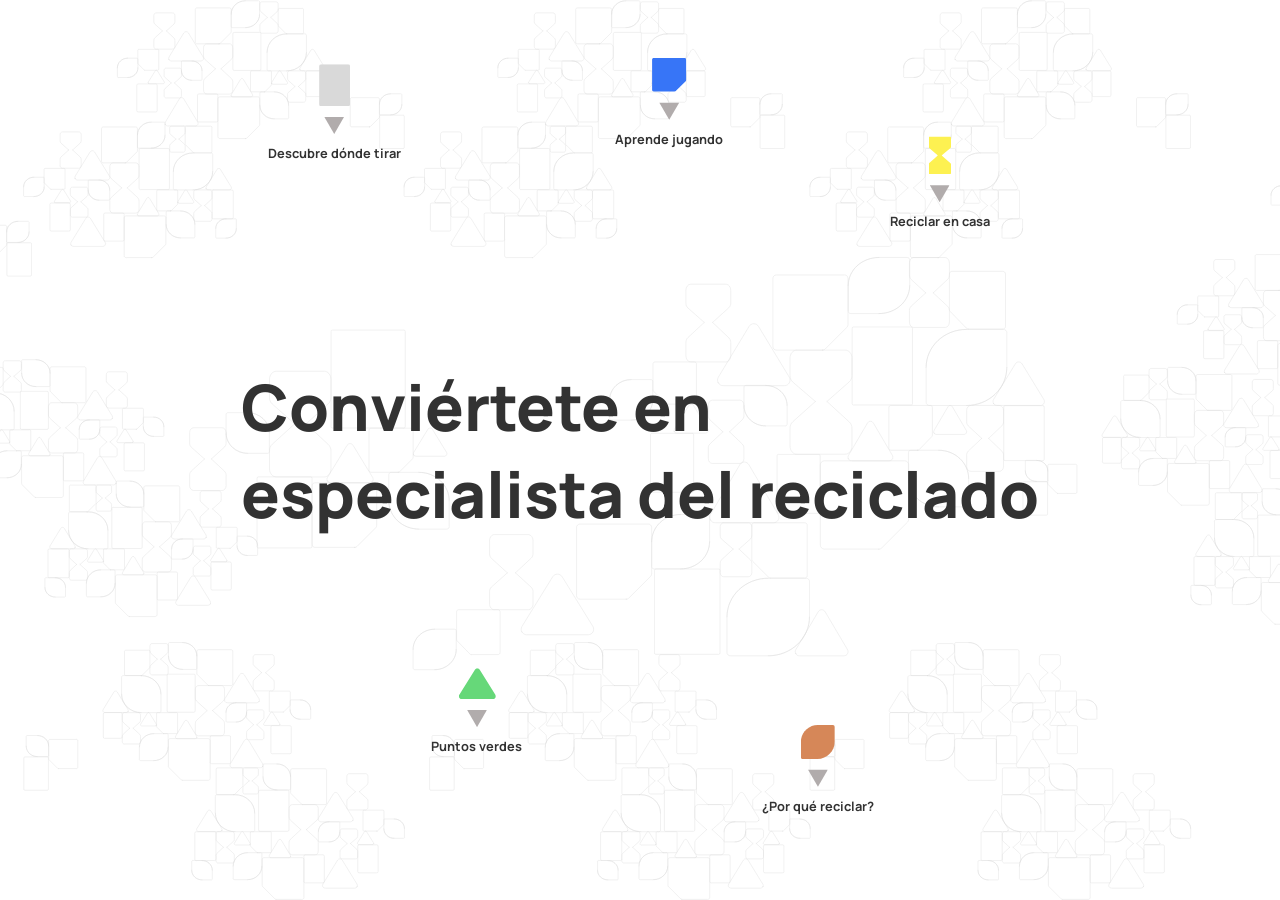
<file: index.html>
<!DOCTYPE html>
<html lang="es">

<head>
  <meta charset="UTF-8">
  <meta name="viewport" content="width=device-width, initial-scale=1.0">
  <title>EcoMatchBCN</title>

  <link rel="icon" href="img/favicon.svg" type="image/svg+xml">

  <!-- Fonts -->
  <link rel="preconnect" href="https://fonts.googleapis.com">
  <link rel="preconnect" href="https://fonts.gstatic.com" crossorigin>
  <link href="https://fonts.googleapis.com/css2?family=Manrope:wght@200..800&display=swap" rel="stylesheet">

  <!-- Stylesheets -->
  <link rel="stylesheet" href="css/reset.css">
  <link rel="stylesheet" href="css/global.css">
  <link rel="stylesheet" href="css/style.css">
</head>

<body>
  <div class="background"></div>
  <div class="transition-overlay"></div>

  <main class="content">
    <h1>Conviértete en<br>especialista del reciclado</h1>

    <div class="wrapper">
      <section class="search">
        <div class="section-1">
          <img class="icono" src="img/GRAY.svg" alt="Contenedor gris">
          <img class="arrow" src="img/arrow.svg" alt="Flecha">
          <a href="buscador.html">
            <h3 class="containers">Descubre dónde tirar</h3>
          </a>
        </div>
      </section>

      <section class="game">
        <div class="section-2">
          <img class="icono" src="img/BLUE.svg" alt="Contenedor azul">
          <img class="arrow" src="img/arrow.svg" alt="Flecha">
          <a href="game.html">
            <h3 class="aprende">Aprende jugando</h3>
          </a>
        </div>
      </section>

      <section class="athome">
        <div class="section-3">
          <img class="icono" src="img/YELLOW.svg" alt="Contenedor amarillo">
          <img class="arrow" src="img/arrow.svg" alt="Flecha">
          <a href="athome.html">
            <h3 class="encasa">Reciclar en casa</h3>
          </a>
        </div>
      </section>

      <section class="spots">
        <div class="section-4">
          <img class="icono" src="img/GREEN.svg" alt="Contenedor verde">
          <img class="arrow" src="img/arrow.svg" alt="Flecha">
          <a href="spots.html">
            <h3 class="puntos">Puntos verdes</h3>
          </a>
        </div>
      </section>

      <section class="recycle">
        <div class="section-5">
          <img class="icono" src="img/BROWN.svg" alt="Contenedor marrón">
          <img class="arrow" src="img/arrow.svg" alt="Flecha">
          <a href="recycle.html">
            <h3 class="reciclar">¿Por qué reciclar?</h3>
          </a>
        </div>
      </section>
    </div>
  </main>

  <!-- GSAP Scripts -->
  <script src="gsap-public/src/gsap-core.js"></script>
  <script src="gsap-public/src/CustomEase.js"></script>
  <script src="gsap-public/src/SplitText.js"></script>
  <script src="gsap-public/src/ScrambleTextPlugin.js"></script>
  <script src="gsap-public/src/DrawSVGPlugin.js"></script>
  <script src="gsap-public/src/MorphSVGPlugin.js"></script>

  <!-- Custom Scripts -->
  <script src="js/main.js"></script>
  <script src="js/script.js"></script>
  <script src="js/buscador.js"></script>
</body>

</html>
</file>
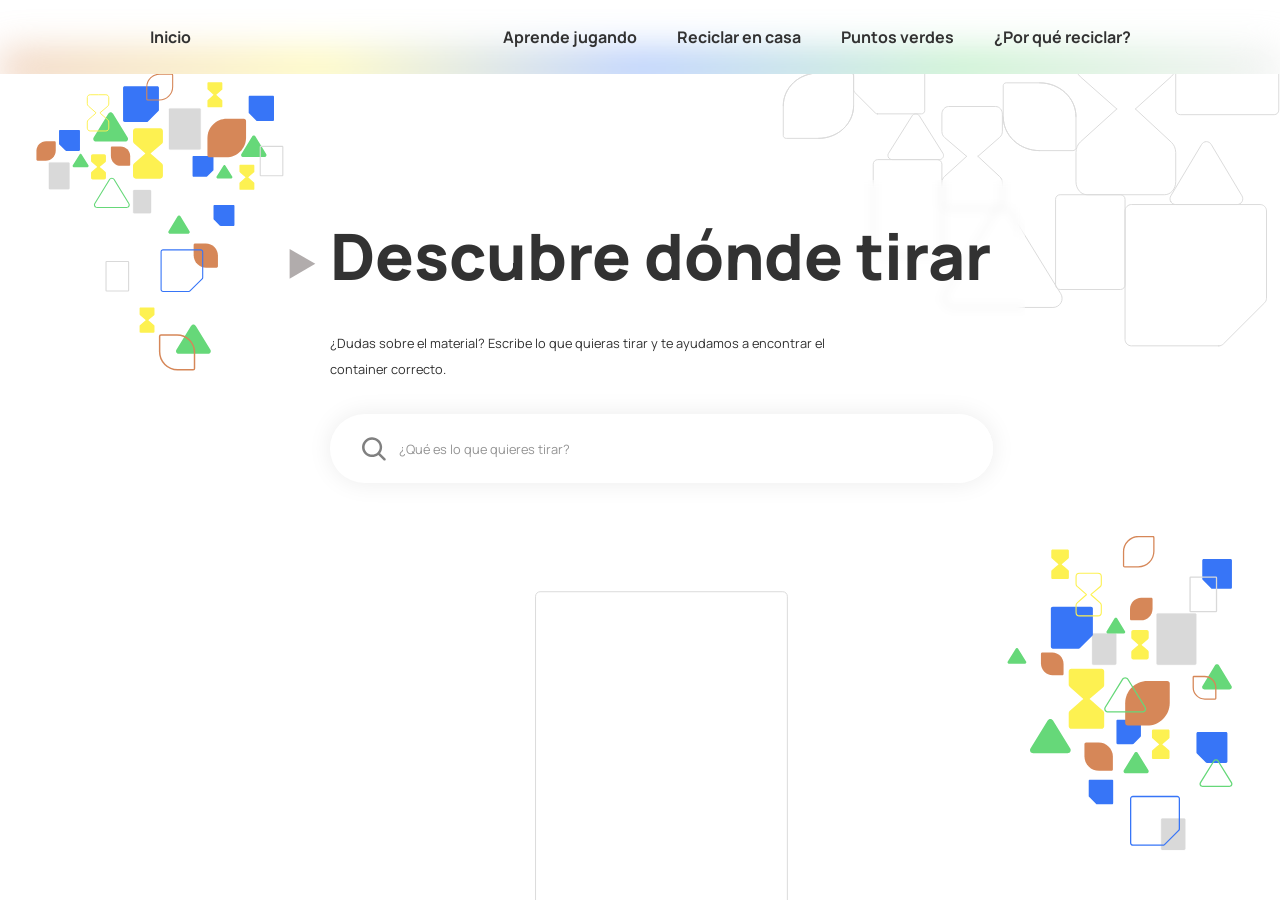
<file: buscador.html>
<!DOCTYPE html>
<html lang="es">

<head>
  <meta charset="UTF-8" />
  <meta name="viewport" content="width=device-width, initial-scale=1.0" />
  <title>EcoMatchBCN</title>

  <!-- Estilos -->
  <link rel="stylesheet" href="css/reset.css" />
  <link rel="stylesheet" href="css/global.css" />
  <link rel="stylesheet" href="css/buscador.css" />

  <link rel="icon" href="img/favicon.svg" type="image/svg+xml" />

  <!-- Tipografía -->
  <link rel="preconnect" href="https://fonts.googleapis.com" />
  <link rel="preconnect" href="https://fonts.gstatic.com" crossorigin />
  <link href="https://fonts.googleapis.com/css2?family=Manrope:wght@200..800&display=swap" rel="stylesheet" />
</head>

<body>
  <div class="back">
    <img src="img/fondo-buscador.svg" alt="Fondo buscador" />
  </div>

  <div class="transition-overlay"></div>
  <div class="content"></div>

  <!-- Iconos -->
  <div class="group-1">
    <img class="iconos-3" src="img/iconos-3.svg" alt="Icono 3" />
    <img class="iconos-2" src="img/iconos-2.svg" alt="Icono 2" />
    <img class="iconos-1" src="img/iconos-1.svg" alt="Icono 1" />
  </div>

  <div class="group-2">
    <img class="iconos-6" src="img/iconos-6.svg" alt="Icono 6" />
    <img class="iconos-5" src="img/iconos-5.svg" alt="Icono 5" />
    <img class="iconos-4" src="img/iconos-4.svg" alt="Icono 4" />
  </div>

  <!-- Menú -->
  <div class="menu">
    <div class="menu-hamb">
      <input type="checkbox" />
      <img class="menu-close" src="img/Burger-menu.svg" alt="Abrir menú" />
      <img class="menu-open" src="img/close.svg" alt="Cerrar menú" />
      <nav>
        <ul class="navegador">
          <div class="inicio">
            <li><a href="index.html"><h3 class="containers">Inicio</h3></a></li>
          </div>
          <div class="secciones">
            <li><a href="game.html"><h3 class="aprende">Aprende jugando</h3></a></li>
            <li><a href="athome.html"><h3 class="encasa">Reciclar en casa</h3></a></li>
            <li><a href="spots.html"><h3 class="puntos">Puntos verdes</h3></a></li>
            <li><a href="recycle.html"><h3 class="reciclar">¿Por qué reciclar?</h3></a></li>
          </div>
        </ul>
      </nav>
    </div>
  </div>

  <!-- Buscador -->
  <div class="section">
    <div class="new">
      <img class="new-arrow" src="img/arrow.svg" alt="Flecha decorativa" />
      <div class="new-content">
        <h1 class="sections">Descubre dónde tirar</h1>
        <span>¿Dudas sobre el material? Escribe lo que quieras tirar y te ayudamos a encontrar el container correcto.</span>

        <div class="search-container">
          <img class="icon-search" src="img/LUPA.svg" alt="Buscar" />
          <input type="text" class="search-input" placeholder="¿Qué es lo que quieres tirar?" />
        
        
        </div>
      </div>
    </div>
  </div>

  <!-- GSAP y scripts -->
  <script src="https://cdnjs.cloudflare.com/ajax/libs/gsap/3.12.2/gsap.min.js"></script>
  <script src="gsap-public/src/gsap-core.js"></script>
  <script src="gsap-public/src/CustomEase.js"></script>
  <script src="gsap-public/src/SplitText.js"></script>
  <script src="gsap-public/src/ScrambleTextPlugin.js"></script>
  <script src="gsap-public/src/DrawSVGPlugin.js"></script>
  <script src="gsap-public/src/MorphSVGPlugin.js"></script>

  <script src="js/main.js"></script>
  <script src="js/buscador.js"></script>
</body>

</html>
</file>
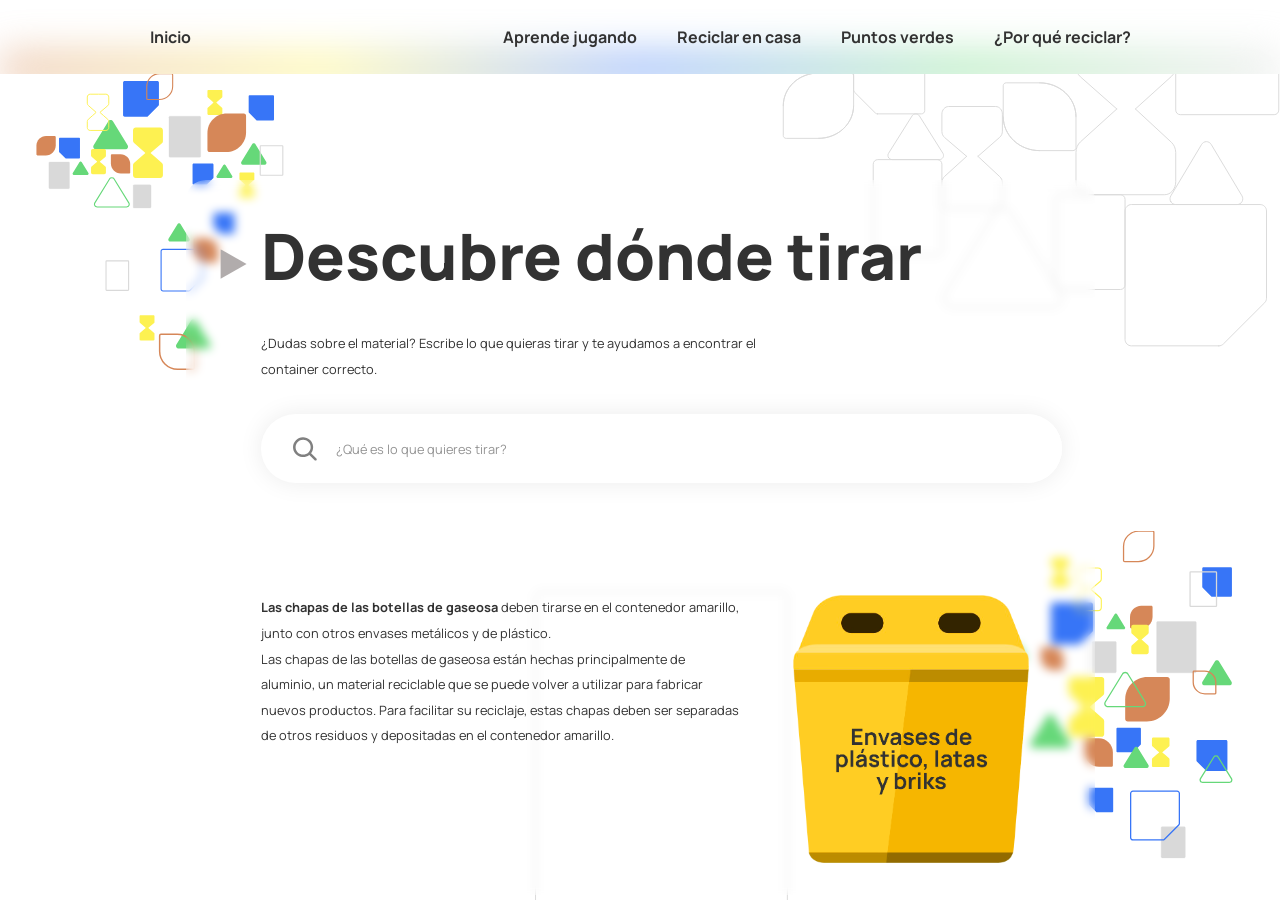
<file: busqueda.html>
<!DOCTYPE html>
<html lang="es">

<head>
  <meta charset="UTF-8" />
  <meta name="viewport" content="width=device-width, initial-scale=1.0" />
  <title>EcoMatchBCN</title>

  <!-- Estilos -->
  <link rel="stylesheet" href="css/reset.css" />
  <link rel="stylesheet" href="css/busqueda.css" />

  <link rel="icon" href="img/favicon.svg" type="image/svg+xml" />

  <!-- Tipografía -->
  <link rel="preconnect" href="https://fonts.googleapis.com" />
  <link rel="preconnect" href="https://fonts.gstatic.com" crossorigin />
  <link href="https://fonts.googleapis.com/css2?family=Manrope:wght@200..800&display=swap" rel="stylesheet" />
</head>

<body>
  <div class="back">
    <img src="img/fondo-buscador.svg" alt="Fondo buscador" />
  </div>

  <div class="transition-overlay"></div>
  <div class="content"></div>

  <!-- Iconos -->
  <div class="group-1">
    <img class="iconos-3" src="img/iconos-3.svg" alt="Icono 3" />
    <img class="iconos-2" src="img/iconos-2.svg" alt="Icono 2" />
    <img class="iconos-1" src="img/iconos-1.svg" alt="Icono 1" />
  </div>

  <div class="group-2">
    <img class="iconos-6" src="img/iconos-6.svg" alt="Icono 6" />
    <img class="iconos-5" src="img/iconos-5.svg" alt="Icono 5" />
    <img class="iconos-4" src="img/iconos-4.svg" alt="Icono 4" />
  </div>

  <!-- Menú -->
  <div class="menu">
    <div class="menu-hamb">
      <input type="checkbox" />
      <img class="menu-close" src="img/Burger-menu.svg" alt="Abrir menú" />
      <img class="menu-open" src="img/close.svg" alt="Cerrar menú" />
      <nav>
        <ul class="navegador">
          <div class="inicio">
            <li><a href="index.html"><h3 class="containers">Inicio</h3></a></li>
          </div>
          <div class="secciones">
            <li><a href="game.html"><h3 class="aprende">Aprende jugando</h3></a></li>
            <li><a href="athome.html"><h3 class="encasa">Reciclar en casa</h3></a></li>
            <li><a href="spots.html"><h3 class="puntos">Puntos verdes</h3></a></li>
            <li><a href="recycle.html"><h3 class="reciclar">¿Por qué reciclar?</h3></a></li>
          </div>
        </ul>
      </nav>
    </div>
  </div>

  <!-- Buscador -->
  <div class="section">
    <div class="new">
      <img class="new-arrow" src="img/arrow.svg" alt="Flecha decorativa" />
      <div class="new-content">
        <h1 class="sections">Descubre dónde tirar</h1>
        <span>¿Dudas sobre el material? Escribe lo que quieras tirar y te ayudamos a encontrar el container correcto.</span>

        <div class="search-container">
          <img class="icon-search" src="img/LUPA.svg" alt="Buscar" />
          <input type="text" class="search-input" placeholder="¿Qué es lo que quieres tirar?" />
        </div>

        <div class="answer-container">
          <div class="answer">
            <span>
              <strong>Las chapas de las botellas de gaseosa</strong> deben tirarse en el contenedor amarillo, junto con otros envases metálicos y de plástico.<br />
              Las chapas de las botellas de gaseosa están hechas principalmente de aluminio, un material reciclable que se puede volver a utilizar para fabricar nuevos productos. Para facilitar su reciclaje, estas chapas deben ser separadas de otros residuos y depositadas en el contenedor amarillo.
            </span>
            <img src="img/contenedor.png" alt="Contenedor amarillo" width="300" />
          </div>
        </div>

      </div>
    </div>
  </div>

  <!-- Scripts -->
  <script src="https://cdnjs.cloudflare.com/ajax/libs/gsap/3.12.2/gsap.min.js"></script>
  <script src="gsap-public/src/gsap-core.js"></script>
  <script src="gsap-public/src/CustomEase.js"></script>
  <script src="gsap-public/src/SplitText.js"></script>
  <script src="gsap-public/src/ScrambleTextPlugin.js"></script>
  <script src="gsap-public/src/DrawSVGPlugin.js"></script>
  <script src="gsap-public/src/MorphSVGPlugin.js"></script>

  <script src="js/main.js"></script>
  <script src="js/script.js"></script>
  <script src="js/buscador.js"></script>

  <script async src="https://cse.google.com/cse.js?cx=84c1ec31c37564091"></script>
</body>

</html>
</file>
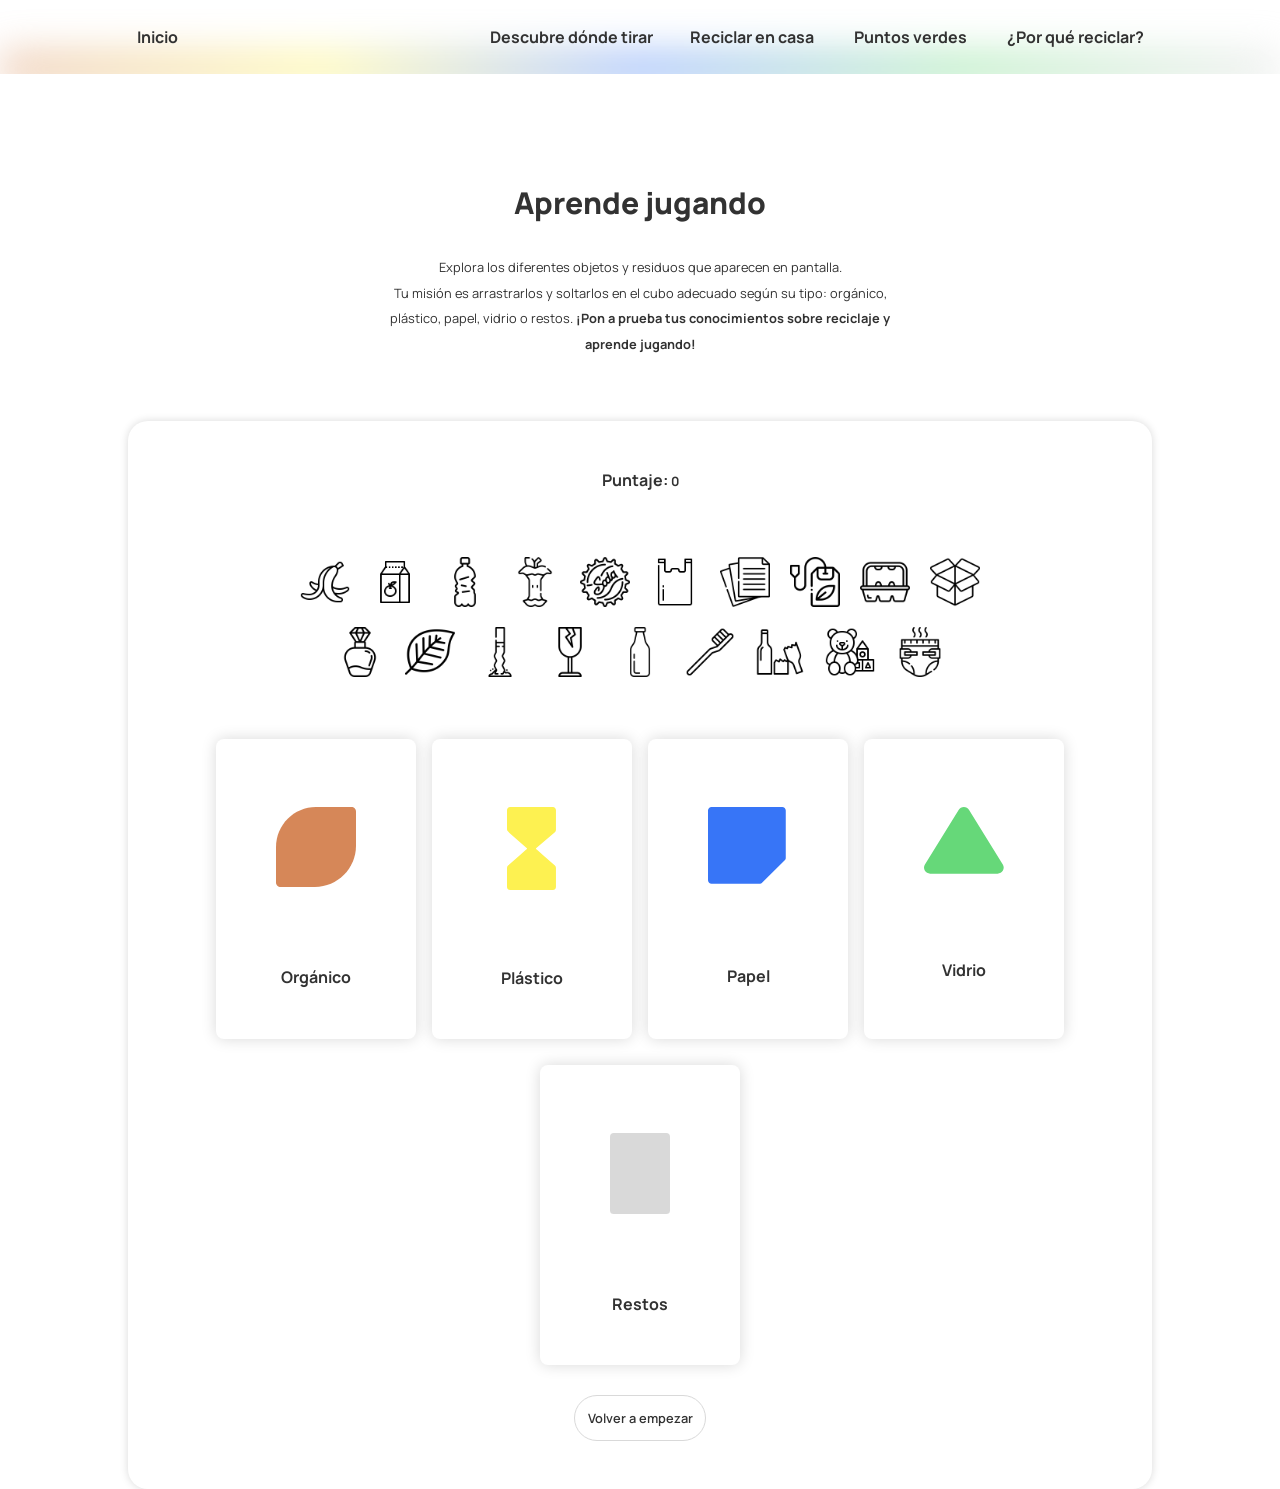
<file: comenzar.html>
<!DOCTYPE html>
<html lang="es">

<head>
    <meta charset="UTF-8">
    <meta name="viewport" content="width=device-width, initial-scale=1.0">
    <link rel="stylesheet" href="css/reset.css">
    <link rel="stylesheet" href="css/global.css">
    <link rel="stylesheet" href="css/game.css">
    <link rel="stylesheet" href="css/comenzar.css">
    <link rel="stylesheet" href="css/resp.css">
    <link rel="icon" href="img/favicon.svg" type="image/svg+xml">

    <link rel="preconnect" href="https://fonts.googleapis.com">
    <link rel="preconnect" href="https://fonts.gstatic.com" crossorigin>
    <link href="https://fonts.googleapis.com/css2?family=Manrope:wght@200..800&display=swap" rel="stylesheet">
    <title>EcoMatchBCN</title>
</head>

<body>
    <div class="transition-overlay"></div>
    <div class="content"></div>

    <!-- Menu -->
    <div class="menu">
        <div class="menu-hamb">
            <input type="checkbox" id="menu-toggle">
            <img class="menu-close" src="img/Burger-menu.svg" alt="Abrir menú">
            <img class="menu-open" src="img/close.svg" alt="Cerrar menú">
            <nav class="menu-content">
                <ul class="navegador">
                    <div class="inicio">
                        <li>
                            <a href="index.html">
                                <h3 class="containers">Inicio</h3>
                            </a>
                        </li>
                    </div>
                    <div class="secciones">
                        <li>
                            <a href="buscador.html">
                                <h3 class="containers">Descubre dónde tirar</h3>
                            </a>
                        </li>
                        <li>
                            <a href="athome.html">
                                <h3 class="encasa">Reciclar en casa</h3>
                            </a>
                        </li>
                        <li>
                            <a href="spots.html">
                                <h3 class="puntos">Puntos verdes</h3>
                            </a>
                        </li>
                        <li>
                            <a href="recycle.html">
                                <h3 class="reciclar">¿Por qué reciclar?</h3>
                            </a>
                        </li>
                    </div>
                </ul>
            </nav>
        </div>
    </div>

    <div class="section-comenzar">
        <div class="new">
            <div class="new-content">
                <h1 class="sections">Aprende jugando</h1>
                <span>
                    Explora los diferentes objetos y residuos que aparecen en pantalla.<br>
                    Tu misión es arrastrarlos y soltarlos en el cubo adecuado según su tipo: orgánico, plástico, papel,
                    vidrio o restos.
                    <strong>¡Pon a prueba tus conocimientos sobre reciclaje y aprende jugando!</strong>
                </span>
            </div>
        </div>
        <!-- Juego -->
        <div class="game-container">
            <div class="score">Puntaje: <span id="score">0</span></div>
            <div class="drop-zone">
                <div id="items-container" class="items-container"></div>
            </div>
            <div class="bins-container">
                <div class="bin" id="organic" data-bin="organic">
                    <img class="cont-icon" src="img/BROWN.svg" width="80" alt="Contenedor orgánico">
                    Orgánico
                    <div id="discarded-organic" class="discarded-container"></div>
                </div>
                <div class="bin" id="plastic" data-bin="plastic">
                    <img class="cont-icon" src="img/YELLOW.svg" width="50" alt="Contenedor plástico">
                    Plástico
                    <div id="discarded-plastic" class="discarded-container"></div>
                </div>
                <div class="bin" id="paper" data-bin="paper">
                    <img class="cont-icon" src="img/BLUE.svg" width="80" alt="Contenedor papel">
                    Papel
                    <div id="discarded-paper" class="discarded-container"></div>
                </div>
                <div class="bin" id="glass" data-bin="glass">
                    <img class="cont-icon" src="img/GREEN.svg" width="80" alt="Contenedor vidrio">
                    Vidrio
                    <div id="discarded-glass" class="discarded-container"></div>
                </div>
                <div class="bin" id="electronic" data-bin="electronic">
                    <img class="cont-icon" src="img/GRAY.svg" width="60" alt="Contenedor restos">
                    Restos
                    <div id="discarded-electronic" class="discarded-container"></div>
                </div>
            </div>
            <button id="resetButton" type="button">Volver a empezar</button>
        </div>

        <!-- Aviso para móviles -->
        <div class="no-game">
            <div>
                <img src="img/green-sad.svg" alt="Juego no disponible en móvil">
            </div>
            <h3>¡Lo lamentamos mucho!</h3>
            <span>
                El juego solo está disponible en versión escritorio.
            </span>
        </div>
        <button class="volver" type="button">Volver</button>
    </div>

    <!-- GSAP y scripts -->
    <script src="gsap-public/umd/gsap.js"></script>
    <script src="gsap-public/src/CustomEase.js"></script>
    <script src="gsap-public/src/SplitText.js"></script>
    <script src="gsap-public/src/ScrambleTextPlugin.js"></script>
    <script src="gsap-public/src/DrawSVGPlugin.js"></script>
    <script src="gsap-public/src/MorphSVGPlugin.js"></script>
    <script src="gsap-public/umd/ScrollTrigger.js"></script>
    <script src="js/main.js"></script>
    <script src="js/script.js"></script>
    <script src="js/comenzar.js"></script>
</body>

</html>
</file>
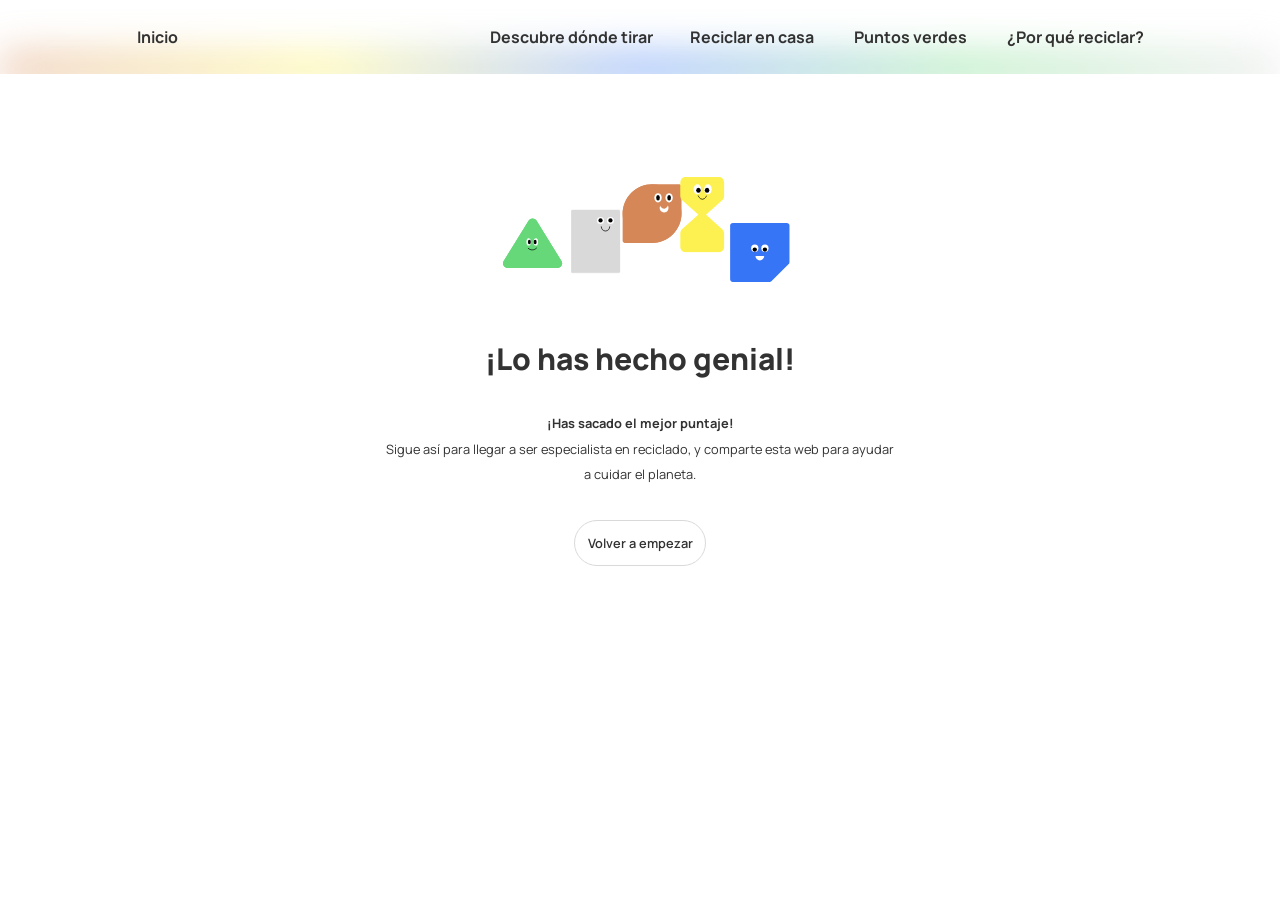
<file: felicitaciones.html>
<!DOCTYPE html>
<html lang="es">

<head>
    <meta charset="UTF-8">
    <meta name="viewport" content="width=device-width, initial-scale=1.0">
    <link rel="stylesheet" href="css/reset.css">
    <link rel="stylesheet" href="css/global.css">
    <link rel="stylesheet" href="css/athome.css">
    <link rel="stylesheet" href="css/comenzar.css">
    <link rel="icon" href="img/favicon.svg" type="image/svg+xml">

    <link rel="preconnect" href="https://fonts.googleapis.com">
    <link rel="preconnect" href="https://fonts.gstatic.com" crossorigin>
    <link href="https://fonts.googleapis.com/css2?family=Manrope:wght@200..800&display=swap" rel="stylesheet">
    <title>EcoMatchBCN</title>
</head>

<body>
    <div class="transition-overlay"></div>
    <div class="content"></div>

    <!-- Menu -->
    <div class="menu">
        <div class="menu-hamb">
            <input type="checkbox" id="menu-toggle">
            <img class="menu-close" src="img/Burger-menu.svg" alt="Abrir menú">
            <img class="menu-open" src="img/close.svg" alt="Cerrar menú">
            <nav class="menu-content">
                <ul class="navegador">
                    <div class="inicio">
                        <li>
                            <a href="index.html">
                                <h3 class="containers">Inicio</h3>
                            </a>
                        </li>
                    </div>
                    <div class="secciones">
                        <li>
                            <a href="buscador.html">
                                <h3 class="containers">Descubre dónde tirar</h3>
                            </a>
                        </li>
                        <li>
                            <a href="athome.html">
                                <h3 class="encasa">Reciclar en casa</h3>
                            </a>
                        </li>
                        <li>
                            <a href="spots.html">
                                <h3 class="puntos">Puntos verdes</h3>
                            </a>
                        </li>
                        <li>
                            <a href="recycle.html">
                                <h3 class="reciclar">¿Por qué reciclar?</h3>
                            </a>
                        </li>
                    </div>
                </ul>
            </nav>
        </div>
    </div>

    <div class="section-comenzar">
        <div class="new">
            <div class="new-content">
                <div class="block-icons">
                    <img class="green" src="img/green-ok.svg" width="60" alt="Icono reciclaje verde">
                    <img class="gray" src="img/gray-ok.svg" width="50" alt="Icono reciclaje gris">
                    <img class="brown" src="img/brown-ok.svg" width="60" alt="Icono reciclaje marrón">
                    <img class="yellow" src="img/yellow-ok.svg" width="45" alt="Icono reciclaje amarillo">
                    <img class="blue" src="img/blue-ok.svg" width="60" alt="Icono reciclaje azul">
                </div>

                <h1 class="sections">¡Lo has hecho genial!</h1>
                <span>
                    <strong>¡Has sacado el mejor puntaje!</strong><br>
                    Sigue así para llegar a ser especialista en reciclado, y comparte esta web para ayudar a cuidar el planeta.
                </span>
                <!-- CTA -->
                <div class="button-content">
                    <a href="comenzar.html" class="button">
                        <button class="volver" type="button">Volver a empezar</button>
                    </a>
                </div>
            </div>
        </div>
    </div>

    <!-- GSAP y scripts -->
    <script src="gsap-public/umd/gsap.js"></script>
    <script src="gsap-public/umd/CustomEase.js"></script>
    <script src="gsap-public/umd/SplitText.js"></script>
    <script src="gsap-public/umd/ScrambleTextPlugin.js"></script>
    <script src="gsap-public/umd/DrawSVGPlugin.js"></script>
    <script src="gsap-public/umd/MorphSVGPlugin.js"></script>
    <script src="gsap-public/umd/ScrollTrigger.js"></script>

    <script src="js/main.js"></script>
    <script src="js/script.js"></script>
    <script src="js/comenzar.js"></script>
</body>

</html>
</file>
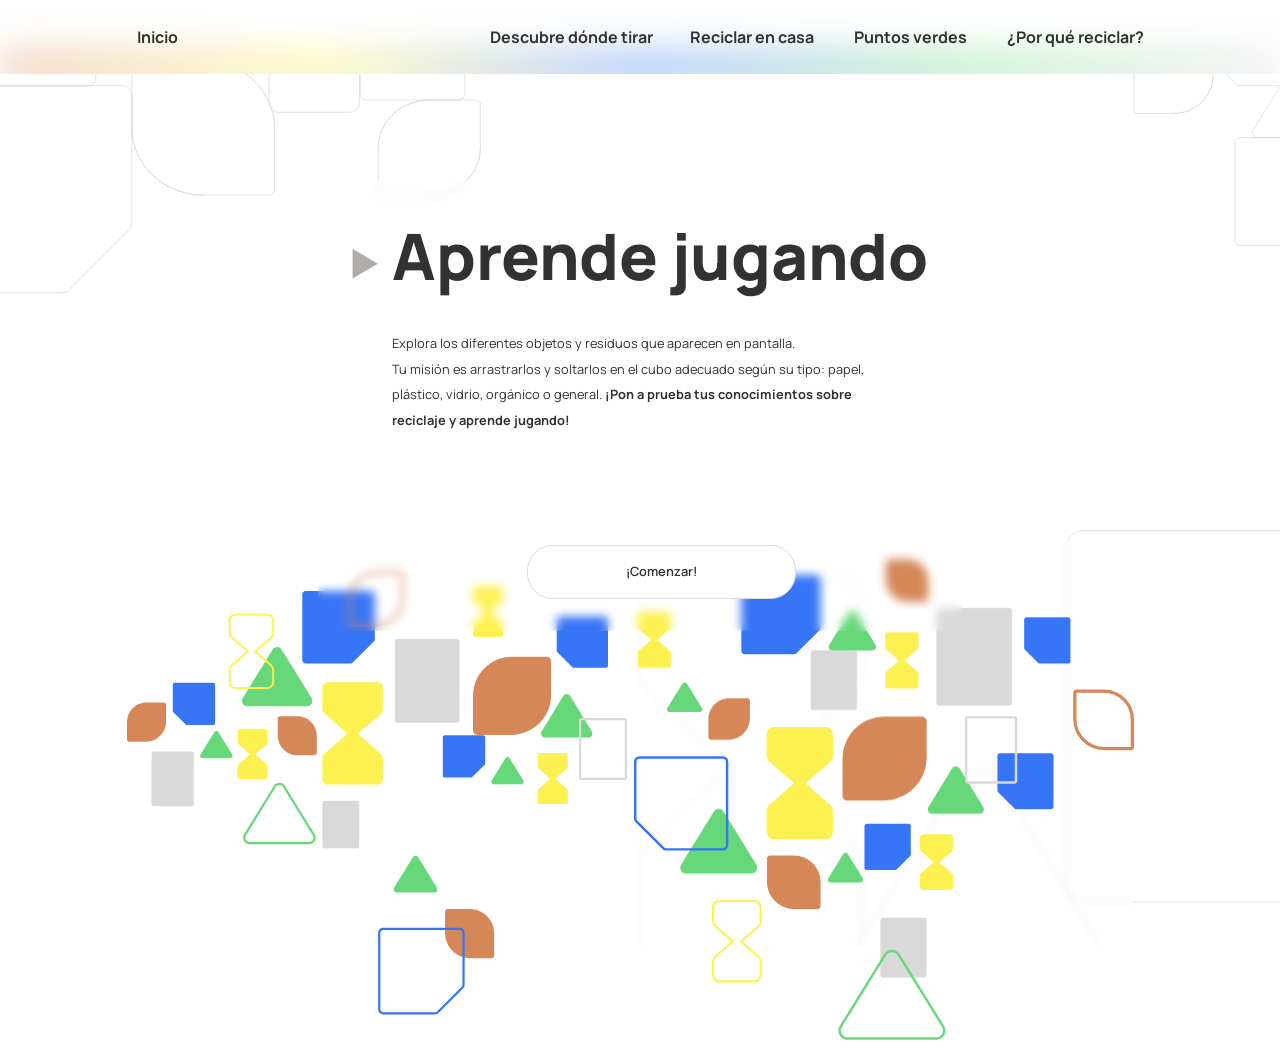
<file: game.html>
<!DOCTYPE html>
<html lang="en">

<head>
  <meta charset="UTF-8" />
  <meta name="viewport" content="width=device-width, initial-scale=1.0" />
  <title>EcoMatchBCN</title>

  <link rel="icon" href="img/favicon.svg" type="image/png" />
  <link rel="stylesheet" href="css/reset.css" />
  <link rel="stylesheet" href="css/global.css" />
  <link rel="stylesheet" href="css/game.css" />
  <link rel="stylesheet" href="css/comenzar.css" />
  <link rel="stylesheet" href="css/resp.css" />

  <link rel="preconnect" href="https://fonts.googleapis.com" />
  <link rel="preconnect" href="https://fonts.gstatic.com" crossorigin />
  <link href="https://fonts.googleapis.com/css2?family=Manrope:wght@200..800&display=swap" rel="stylesheet" />
</head>

<body>
  <div class="back">
    <img src="img/fondo-aprende.svg" alt="fondo" />
  </div>

  <div class="transition-overlay"></div>
  <div class="content"></div>

  <!-- Iconos -->
  <div class="group-1">
    <img class="iconos-3" src="img/3-old.svg" alt="icono 3" />
    <img class="iconos-2" src="img/2-old.svg" alt="icono 2" />
    <img class="iconos-1" src="img/1-old.svg" alt="icono 1" />
  </div>

  <div class="group-2">
    <img class="iconos-9" src="img/iconos-9.svg" alt="icono 9" />
    <img class="iconos-8" src="img/iconos-8.svg" alt="icono 8" />
    <img class="iconos-7" src="img/iconos-7.svg" alt="icono 7" />
  </div>

  <!-- Menú -->
  <div class="menu">
    <div class="menu-hamb">
      <input type="checkbox" id="menu-toggle" />
      <img class="menu-close" src="img/Burger-menu.svg" alt="Abrir menú" />
      <img class="menu-open" src="img/close.svg" alt="Cerrar menú" />
      <nav class="menu-content">
        <ul class="navegador">
          <li class="inicio">
            <a href="index.html">
              <h3 class="containers">Inicio</h3>
            </a>
          </li>
          <div class="secciones">
            <li>
              <a href="buscador.html">
                <h3 class="containers">Descubre dónde tirar</h3>
              </a>
            </li>
            <li>
              <a href="athome.html">
                <h3 class="encasa">Reciclar en casa</h3>
              </a>
            </li>
            <li>
              <a href="spots.html">
                <h3 class="puntos">Puntos verdes</h3>
              </a>
            </li>
            <li>
              <a href="recycle.html">
                <h3 class="reciclar">¿Por qué reciclar?</h3>
              </a>
            </li>
          </div>
        </ul>
      </nav>
    </div>
  </div>

  <!-- Sección de juego -->
  <div class="section">
    <div class="new">
      <img class="new-arrow" src="img/arrow.svg" alt="arrow" />
      <div class="new-content">
        <h1 class="sections">Aprende jugando</h1>
        <span>
          Explora los diferentes objetos y residuos que aparecen en pantalla.<br />
          Tu misión es arrastrarlos y soltarlos en el cubo adecuado según su tipo: papel, plástico, vidrio, orgánico o general.
          <strong>¡Pon a prueba tus conocimientos sobre reciclaje y aprende jugando!</strong>
        </span>

        <!-- CTA -->
        <div class="button-content">
          <a href="comenzar.html" class="button">
            <span>¡Comenzar!</span>
          </a>
        </div>
      </div>
    </div>

    <!-- Aviso para móviles -->
    <div class="no-game">
      <div>
        <img src="img/green-sad.svg" alt="icono triste" />
      </div>
      <h3>¡Lo lamentamos mucho!</h3>
      <span>El juego solo está disponible en versión escritorio.</span>
    </div>
    <button class="volver">Volver</button>
  </div>

  <!-- GSAP -->
  <script src="gsap-public/umd/gsap.js"></script>
  <script src="gsap-public/src/CustomEase.js"></script>
  <script src="gsap-public/src/SplitText.js"></script>
  <script src="gsap-public/src/ScrambleTextPlugin.js"></script>
  <script src="gsap-public/src/DrawSVGPlugin.js"></script>
  <script src="gsap-public/src/MorphSVGPlugin.js"></script>
  <script src="gsap-public/src/ScrollTrigger.js"></script>

  <!-- Scripts -->
  <script src="js/main.js"></script>
  <script src="js/script.js"></script>
  <script src="js/buscador.js"></script>
  <script src="js/comenzar.js"></script>
</body>

</html>
</file>
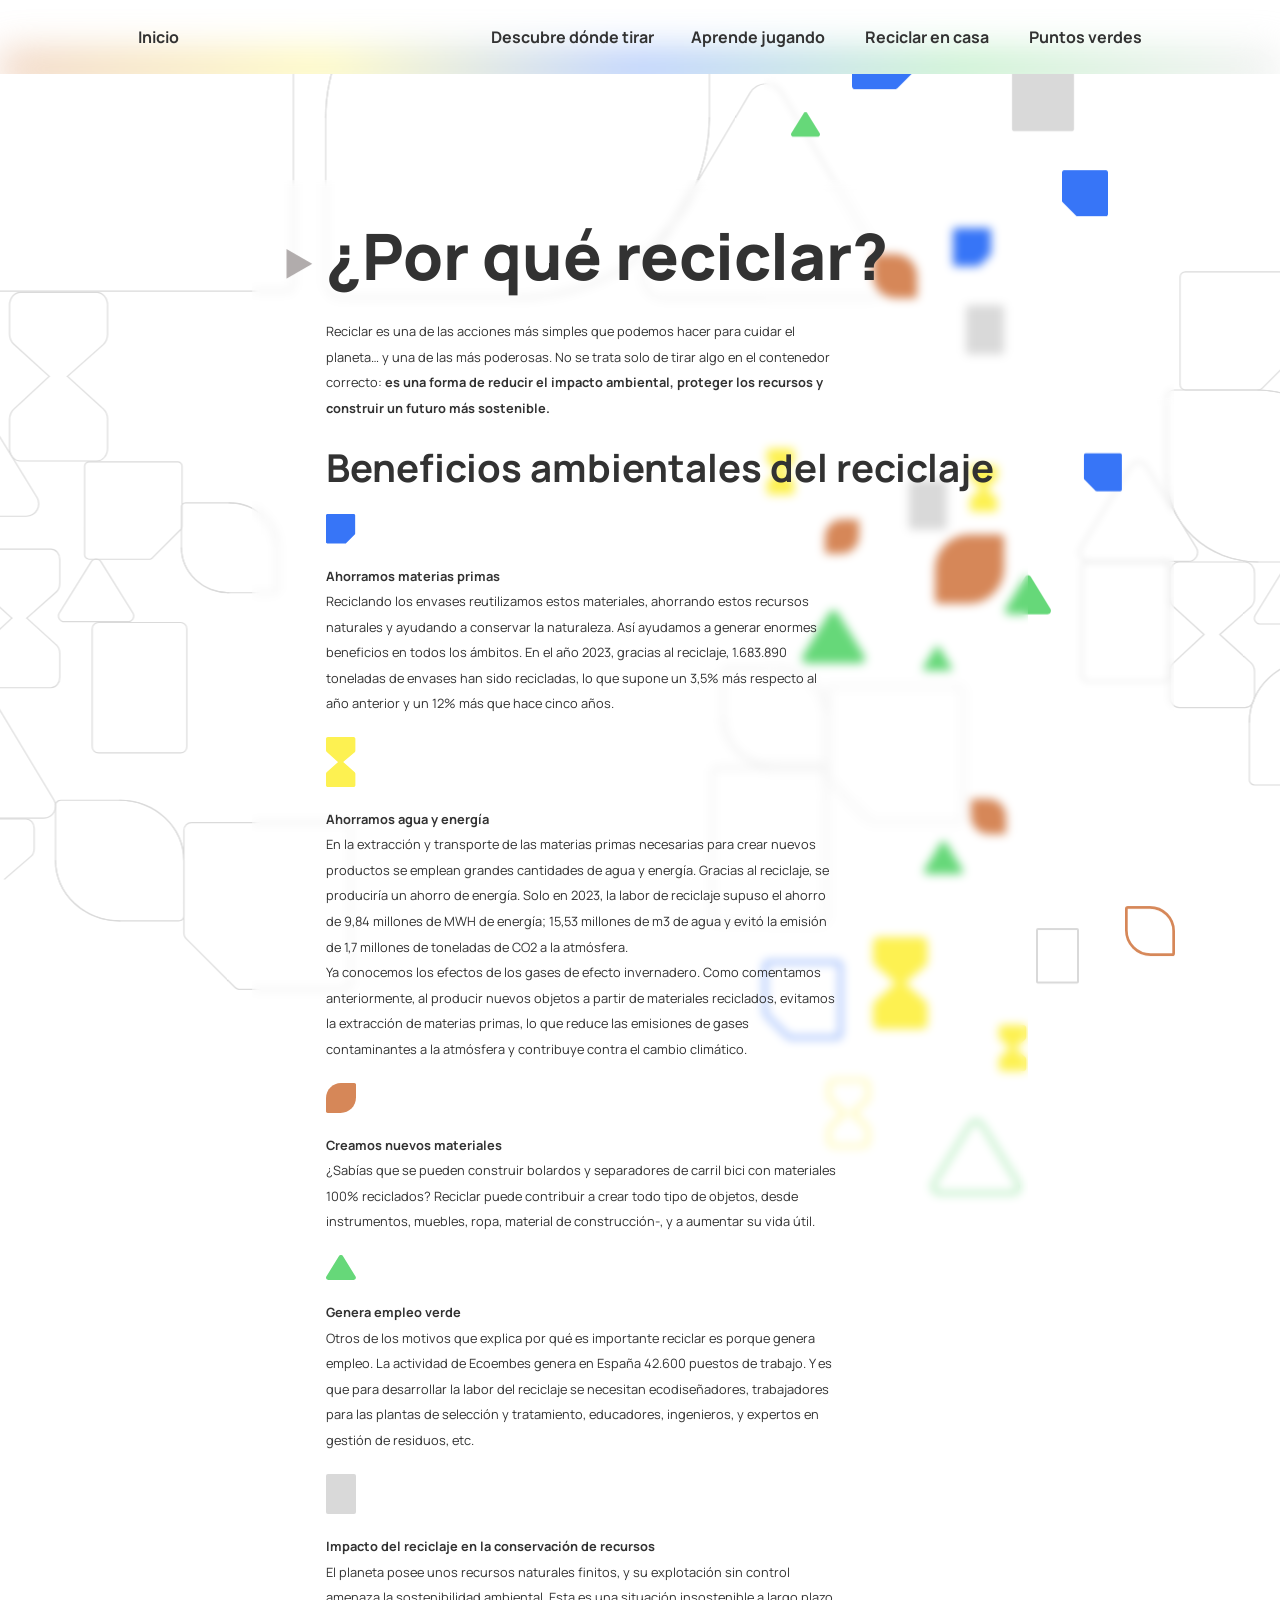
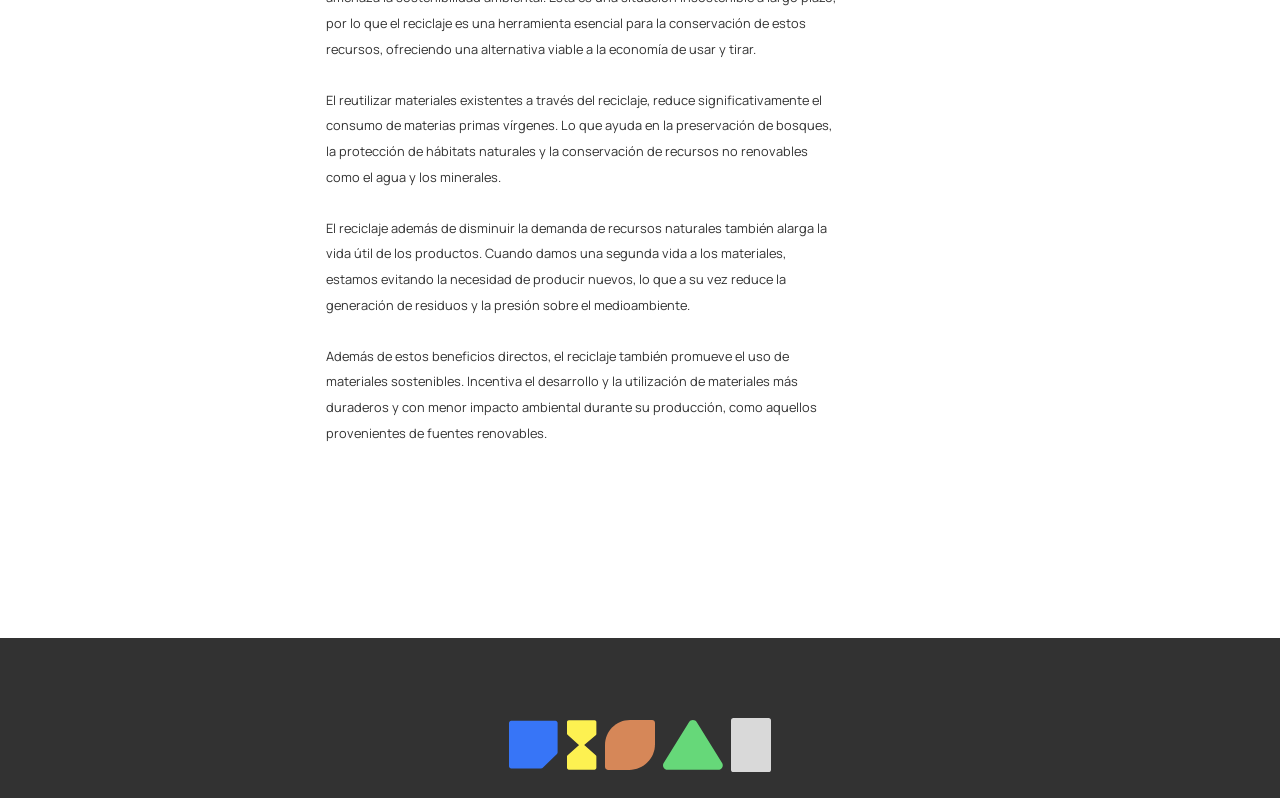
<file: recycle.html>
<!DOCTYPE html>
<html lang="es">

<head>
    <meta charset="UTF-8">
    <meta name="viewport" content="width=device-width, initial-scale=1.0">
    <link rel="stylesheet" href="css/reset.css">
    <link rel="stylesheet" href="css/global2.css">
    <link rel="stylesheet" href="css/recycle.css">
    <link rel="icon" href="img/favicon.svg" type="image/svg+xml">

    <link rel="preconnect" href="https://fonts.googleapis.com">
    <link rel="preconnect" href="https://fonts.gstatic.com" crossorigin>
    <link href="https://fonts.googleapis.com/css2?family=Manrope:wght@200..800&display=swap" rel="stylesheet">
    <title>EcoMatchBCN</title>
</head>

<body>
    <div class="back">
        <img src="img/fondo-porque.svg" alt="fondo">
    </div>
    <div class="transition-overlay"></div>
    <div class="content"></div>

    <div class="iconos-scroll">
        <div class="group-2">
            <img class="iconos-8" src="img/iconos-8.svg" alt="Icono 8">
            <img class="iconos-9" src="img/iconos-9.svg" alt="Icono 9">
            <img class="iconos-7" src="img/iconos-7.svg" alt="Icono 7">
        </div>
    </div>

    <!--Menu-->
    <div class="menu">
        <div class="menu-hamb">
            <input type="checkbox">
            <img class="menu-close" src="img/Burger-menu.svg" alt="menu-hamb">
            <img class="menu-open" src="img/close.svg" alt="icon-close">
            <nav class="menu-content">
                <ul class="navegador">
                    <div class="inicio">
                        <li>
                            <a href="index.html">
                                <h3 class="containers">Inicio</h3>
                            </a>
                        </li>
                    </div>
                    <div class="secciones">
                        <li>
                            <a href="buscador.html">
                                <h3 class="containers">Descubre dónde tirar</h3>
                            </a>
                        </li>
                        <li>
                            <a href="game.html">
                                <h3 class="aprende">Aprende jugando</h3>
                            </a>
                        </li>
                        <li>
                            <a href="athome.html">
                                <h3 class="encasa">Reciclar en casa</h3>
                            </a>
                        </li>
                        <li>
                            <a href="spots.html">
                                <h3 class="puntos">Puntos verdes</h3>
                            </a>
                        </li>
                    </div>
                </ul>
            </nav>
        </div>
    </div>

    <div class="section">
        <div class="new">
            <img class="new-arrow" src="img/arrow.svg" alt="Flecha">
            <div class="new-content">
                <h1 class="sections">¿Por qué reciclar?</h1>
                <span>
                    Reciclar es una de las acciones más simples que podemos hacer para cuidar el planeta… y una de las más poderosas.
                    No se trata solo de tirar algo en el contenedor correcto: <strong>es una forma de reducir el impacto ambiental, proteger los recursos y construir un futuro más sostenible.</strong>
                </span>
                <h3 class="subtitle">Beneficios ambientales del reciclaje</h3>
                <img src="img/BLUE.svg" width="30" alt="Contenedor azul">
                <span>
                    <strong>Ahorramos materias primas</strong><br>
                    Reciclando los envases reutilizamos estos materiales, ahorrando estos recursos naturales y ayudando a conservar la naturaleza. Así ayudamos a generar enormes beneficios en todos los ámbitos. En el año 2023, gracias al reciclaje, 1.683.890 toneladas de envases han sido recicladas, lo que supone un 3,5% más respecto al año anterior y un 12% más que hace cinco años.
                </span>
                <img src="img/YELLOW.svg" width="30" alt="Contenedor amarillo">
                <span>
                    <strong>Ahorramos agua y energía</strong><br>
                    En la extracción y transporte de las materias primas necesarias para crear nuevos productos se emplean grandes cantidades de agua y energía. Gracias al reciclaje, se produciría un ahorro de energía. Solo en 2023, la labor de reciclaje supuso el ahorro de 9,84 millones de MWH de energía; 15,53 millones de m3 de agua y evitó la emisión de 1,7 millones de toneladas de CO2 a la atmósfera.<br>
                    Ya conocemos los efectos de los gases de efecto invernadero. Como comentamos anteriormente, al producir nuevos objetos a partir de materiales reciclados, evitamos la extracción de materias primas, lo que reduce las emisiones de gases contaminantes a la atmósfera y contribuye contra el cambio climático.
                </span>
                <img src="img/BROWN.svg" width="30" alt="Contenedor marrón">
                <span>
                    <strong>Creamos nuevos materiales</strong><br>
                    ¿Sabías que se pueden construir bolardos y separadores de carril bici con materiales 100% reciclados? Reciclar puede contribuir a crear todo tipo de objetos, desde instrumentos, muebles, ropa, material de construcción-, y a aumentar su vida útil.
                </span>
                <img src="img/GREEN.svg" width="30" alt="Contenedor verde">
                <span>
                    <strong>Genera empleo verde</strong><br>
                    Otros de los motivos que explica por qué es importante reciclar es porque genera empleo. La actividad de Ecoembes genera en España 42.600 puestos de trabajo. Y es que para desarrollar la labor del reciclaje se necesitan ecodiseñadores, trabajadores para las plantas de selección y tratamiento, educadores, ingenieros, y expertos en gestión de residuos, etc.
                </span>
                <img src="img/GRAY.svg" width="30" alt="Contenedor gris">
                <span>
                    <strong>Impacto del reciclaje en la conservación de recursos</strong><br>
                    El planeta posee unos recursos naturales finitos, y su explotación sin control amenaza la sostenibilidad ambiental. Esta es una situación insostenible a largo plazo, por lo que el reciclaje es una herramienta esencial para la conservación de estos recursos, ofreciendo una alternativa viable a la economía de usar y tirar.<br><br>
                    El reutilizar materiales existentes a través del reciclaje, reduce significativamente el consumo de materias primas vírgenes. Lo que ayuda en la preservación de bosques, la protección de hábitats naturales y la conservación de recursos no renovables como el agua y los minerales.<br><br>
                    El reciclaje además de disminuir la demanda de recursos naturales también alarga la vida útil de los productos. Cuando damos una segunda vida a los materiales, estamos evitando la necesidad de producir nuevos, lo que a su vez reduce la generación de residuos y la presión sobre el medioambiente.<br><br>
                    Además de estos beneficios directos, el reciclaje también promueve el uso de materiales sostenibles. Incentiva el desarrollo y la utilización de materiales más duraderos y con menor impacto ambiental durante su producción, como aquellos provenientes de fuentes renovables.
                </span>
            </div>
        </div>
    </div>

    <div class="block-1 last">
        <div class="iconos-final">
            <img src="img/BLUE.svg" width="50" alt="Contenedor azul">
            <img src="img/YELLOW.svg" width="30" alt="Contenedor amarillo">
            <img src="img/BROWN.svg" width="50" alt="Contenedor marrón">
            <img src="img/GREEN.svg" width="60" alt="Contenedor verde">
            <img src="img/GRAY.svg" width="40" alt="Contenedor gris">
        </div>
    </div>

    <!-- gsap -->
    <script src="https://cdnjs.cloudflare.com/ajax/libs/gsap/3.12.2/gsap.min.js" defer></script>
    <script src="gsap-public/umd/gsap.js"></script>
    <script src="gsap-public/umd/CustomEase.js"></script>
    <script src="gsap-public/umd/SplitText.js"></script>
    <script src="gsap-public/umd/ScrambleTextPlugin.js"></script>
    <script src="gsap-public/umd/DrawSVGPlugin.js"></script>
    <script src="gsap-public/umd/MorphSVGPlugin.js"></script>
    <script src="gsap-public/umd/ScrollTrigger.js"></script>
    <script src="js/main.js"></script>
    <script src="js/script.js"></script>
</body>

</html>
</file>
<file: css/global.css>
:root {
    --blue: #3775F7;
    --yellow: #FDF151;
    --green: #66D879;
    --gray: #D9D9D9;
    --brown: #D68758;

    --dark-gray: #323232;
    --light-gray: #949494;
    --off-white: #ffffff;

}

main {
    scroll-snap-type: y mandatory;
    overflow-y: scroll;
    height: 100vh;
}

section {
    scroll-snap-align: start;
}


html,
body {
    height: auto;
    overflow-y: auto;
}

body {
    font-family: "Manrope", sans-serif;
    font-optical-sizing: auto;
    font-style: normal;

    animation: entrada 2.5s ease;
}

@keyframes entrada {
    0% {
        opacity: 0.2;
    }

    100% {
        opacity: 1;
    }
}

.menu {
    position: fixed;
    display: flex;
    justify-content: flex-end;
    flex-direction: row-reverse;
    z-index: 1;
    background-color: var(--off-white);
    top: 0;
    right: 0;
    left: 0;
    /* box-shadow: 2px 2px 12px 2px #b6b6b6; */
    /* position: absolute; */
    overflow: hidden;
    padding: 0 0 1.5em 0;

    .navegador {
        padding: 1em;
        list-style-type: none;

    }

    .menu-hamb {
        z-index: 1;
        padding-top: 3em;
        max-height: 50%;
    }

    .menu-hamb a {
        color: var(--dark-gray);
        display: flex;
        padding: 10px 20px;
        max-width: 200px;
    }

    .menu-hamb input[type="checkbox"],
    .menu-hamb .menu-close,
    .menu-hamb .menu-open {
        position: absolute;
        margin: 0;
        padding: 0;
        width: 32px;
        height: 32px;
        right: 20px;
        left: 20px;
        top: 20px;
        cursor: pointer;
    }

    .menu-hamb .menu-close,
    .menu-hamb .menu-open {
        pointer-events: none;
    }

    .menu-hamb input[type="checkbox"] {
        opacity: 0;

    }

    .menu-hamb nav {
        display: none;
    }

    .menu-hamb input:checked~nav {
        display: flex;

    }

    .menu-hamb input:checked~.menu-close {
        display: none;

    }

    .menu-hamb input:not(:checked)~.menu-open {
        display: none;
    }
}



.menu::before {
    content: "";
    position: absolute;
    left: 0;
    right: 0;
    bottom: -10px;
    /* intensidad y dirección de la sombra */
    height: 30px;
    /* tamaño de la sombra */
    background: linear-gradient(90deg, var(--brown), var(--yellow), var(--blue), var(--green), var(--gray));
    filter: blur(20px);
    /* difuminado de sombra */
    opacity: 0.5;
    z-index: -1;
    pointer-events: none;
}


h1.sections {
    color: var(--dark-gray);
    font-size: clamp(40px, 5vw, 80px);
    font-weight: 800;
    text-align: left;

    animation: enter 2.5s ease;
}

@keyframes enter {
    0% {
        transform: translateY(-20px);
    }

    100% {
        transform: translateY(0);
    }
}

h3.subtitle {
    font-weight: 700;
    font-size: clamp(20px, 3vw, 40px);
}

.new-arrow {
    width: 2.5cqw;
    height: 2.5cqw;

    animation: animacion 2.5s ease forwards;

}

@keyframes animacion {
    0% {
        transform: translateY(-20px) rotate(-90deg);
        opacity: 0;
    }

    100% {
        transform: translate(0) rotate(-90deg);
        opacity: 1;
    }
}


h3 {
    color: var(--dark-gray);
    font-weight: 700;
    text-decoration: none;
    white-space: nowrap;

}

h3.containers {
    &:hover {
        text-shadow: 0 0 10px var(--light-gray);
    }
}

h3.aprende {
    &:hover {
        text-shadow: 0 0 10px var(--blue);
    }
}

h3.encasa {
    &:hover {
        text-shadow: 0 0 10px var(--yellow);
    }
}

h3.puntos {
    &:hover {
        text-shadow: 0 0 10px var(--green);
    }
}

h3.reciclar {
    &:hover {
        text-shadow: 0 0 10px var(--brown);
    }
}

a {
    font-weight: 700;
    text-decoration: none;
    color: black;

    white-space: nowrap;

}

span {
    font-size: clamp(12px, 1vw, 1em);
    max-width: clamp(350px, 40vw, 800px);
    color: var(--dark-gray);
    line-height: 2;

    strong {
        font-weight: bold;
    }
}

.section {
    display: flex;
    flex-direction: column;
    justify-content: center;
    align-items: center;
    margin-top: 20vh;
}



.new-content {
    display: flex;
    flex-direction: column;
    gap: 2em;
    width: 100%;
    backdrop-filter: blur(5px);
    z-index: 1;
}

.new {
    padding: 2em;
    display: flex;
    flex-direction: row;
    align-items: first baseline;
    gap: 1cqw;
    backdrop-filter: blur(5px);
    border-radius: 20px;
    padding: 2em;
    transition: transform 0.5s ease;

}

/* media querys */
@media (min-width:1024px) {

    .menu {
        display: flex;
        justify-content: space-around;
        flex-direction: row;
        z-index: 2;
        background-color: var(--off-white);
        position: fixed;
        top: 0;
        right: 0;
        left: 0;
        padding: 0;

        .navegador {
            display: flex;
            justify-content: space-between;
            padding: 1em 2em 1em 2em;
            list-style-type: none;


            .secciones {
                display: flex;
                justify-content: space-around;
                margin-left: 17em;
                flex-wrap: nowrap;

            }

        }

        .menu-hamb {
            z-index: 1;
            padding-top: 5em;
            max-height: 50%;
        }


        .menu-close,
        .menu-open {
            display: none;
        }

        .nav {
            display: flex;
            justify-content: space-between;
            flex-direction: row;
            align-content: center;
            list-style: none;
            padding: 1em;
            gap: 25vw;

            .secciones {
                display: flex;

            }
        }

        .menu-hamb nav {
            display: flex;
            flex-direction: row;
        }

        .menu-hamb {
            padding-top: 0;
        }
    }

}
</file>
<file: css/style.css>
h1 {
    color: var(--dark-gray);
    display: flex;
    justify-content: center;
    align-items: center;
    position: absolute;
    top: 50%;
    left: 50%;
    width: 100%;
    font-size: clamp(30px, 5vw, 130px);
    font-weight: 800;

    transform: translate(-50%, -50%);
}


.search {
    display: flex;
    flex-direction: column;
    align-items: center;
    font-size: clamp(12px, 1vw, 180px);
    text-align: left;

    transform: translate(-150%, -150%);

    .section-1 {
        display: flex;
        flex-direction: column;
        align-items: center;
        gap: 10px;
        transform: translate(-80%, -10%);
    }
}

.game {
    display: flex;
    flex-direction: column;
    align-items: center;
    font-size: clamp(12px, 1vw, 180px);
    text-align: center;

    transform: translate(30%, -280%);

    .section-2 {
        display: flex;
        flex-direction: column;
        align-items: center;
        gap: 10px;
        transform: translate(-10%, -10%);
    }
}

.athome {
    display: flex;
    flex-direction: column;
    align-items: center;
    font-size: clamp(12px, 1vw, 180px);
    text-align: center;

    transform: translate(150%, -280%);

    .section-3 {
        display: flex;
        flex-direction: column;
        align-items: center;
        gap: 10px;
        transform: translate(100%, -10%);
    }
}

.spots {
    display: flex;
    flex-direction: column;
    align-items: center;
    font-size: clamp(12px, 1vw, 180px);
    text-align: center;

    transform: translate(-150%, 200%);

    .section-4 {
        display: flex;
        flex-direction: column;
        align-items: center;
        gap: 10px;
        transform: translate(40%, -10%);
    }
}

.recycle {
    display: flex;
    flex-direction: column;
    align-items: center;
    font-size: clamp(12px, 1vw, 180px);
    text-align: center;

    transform: translate(100%, 160%);

    .section-5 {
        display: flex;
        flex-direction: column;
        align-items: center;
        gap: 10px;
        transform: translate(40%, -10%);
    }
}

/* Animaciones */
/* Sección buscador */
.section-1 {
    animation: moverLateral 5s ease-in-out infinite;

    &:hover {
        cursor: pointer;
        animation-play-state: paused;

    }
}

@keyframes moverLateral {
    0% {
        transform: translateX(20%);
    }

    50% {
        transform: translateX(0);
    }

    100% {
        transform: translateX(20%);
    }

}

/* Sección juego */
.section-2 {
    animation: flotar 4s ease-in-out infinite;

    &:hover {
        cursor: pointer;
        animation-play-state: paused;

    }
}

@keyframes flotar {
    0% {
        transform: translateY(0);
    }

    50% {
        transform: translateY(-10px);
    }

    100% {
        transform: translateY(0);
    }
}

/* Sección reciclar en casa */
.section-3 {
    animation: escalar 3s ease-in-out infinite;

    &:hover {
        cursor: pointer;
        animation-play-state: paused;

    }
}

@keyframes escalar {
    0% {
        transform: scale(1);
    }

    50% {
        transform: scale(1.1);
    }

    100% {
        transform: scale(1);
    }
}

/* Sección puntos verdes */
.section-4 {
    animation: mov 5s ease-in-out infinite;

    &:hover {
        cursor: pointer;
        animation-play-state: paused;

    }
}

@keyframes mov {
    0% {
        transform: translate(0);
    }

    20% {
        transform: translateY(20px);
    }

    40% {
        transform: translate(30px);
    }

    80% {
        transform: translateY(-20px);
    }

    100% {
        transform: translate(0);
    }
}

/* Sección reciclar */
.section-5 {
    animation: rebote 3s ease-in-out infinite;

    &:hover {
        cursor: pointer;
        animation-play-state: paused;
    }
}

@keyframes rebote {

    0%,
    100% {
        transform: translateY(0);
    }

    30% {
        transform: translateY(-15px);
    }

    60% {
        transform: translateY(-8px);
    }

    90% {
        transform: translateY(-4px);
    }
}

.icono {
    transition: transform 0.3s ease;
    animation-play-state: running;
    animation-duration: 5s;
    animation-iteration-count: infinite;
    animation-timing-function: ease-in-out;
    display: inline-block;

    &:hover {
        transform: scale(1.2);
        cursor: pointer;
        animation-play-state: paused;

    }
}

.background {
    position: fixed;
    top: 0;
    left: 0;
    width: 100vw;
    height: 100vh;
    background-image: url("../img/FONDO.svg");
    background-size: cover;
    background-position: center;
    z-index: -1;
    transition: transform 1.5s ease, transform-origin 1.5s ease;

}

.background.zoom {
    transform: scale(5);
}

.transition-overlay {
    position: fixed;
    top: 0;
    left: 0;
    width: 100vw;
    height: 100vh;
    background-color: var(--off-white);
    opacity: 0;
    z-index: 10;
    pointer-events: none;
    transition: opacity 1.5s ease;
}

.content {
    position: relative;
    height: 100vh;
    display: flex;
    flex-direction: column;
    justify-content: center;
    align-items: center;
    transform-origin: center center;
    transition: transform 2s ease, opacity 2s ease;
    z-index: 1;
}

.content.zoom-out {
    transform: scale(5);
    opacity: 0;
    transition: transform 2s ease, opacity 2s ease;
}

.zoom-text {
    /* position: fixed; */
    position: absolute;
    top: 50%;
    left: 50%;
    transform: translate(-50%, -50%);
    font-size: clamp(30px, 5vw, 100px);
    font-weight: 700;
    text-align: right;
    z-index: 20;
    color: black;
    transition: transform 2s ease-in-out;
    pointer-events: none;
}

@keyframes zoomIn {
    from {
        transform: scale(5);
        opacity: 0;
    }

    to {
        transform: scale(1);
        opacity: 1;
    }
}

.zoom-in {
    animation: zoomIn 0.8s ease;
}

@keyframes zoomOut {
    from {
        transform: scale(1);
        opacity: 0;
    }

    to {
        transform: scale(5);
        opacity: 1;
    }
}
</file>
<file: css/buscador.css>
.back {
    position: fixed;
    top: 0;
    left: 0;
    width: 100vw;
    height: 100vh;
    overflow: hidden;
    z-index: -1;

    animation: enterAnimation 2.5s ease forwards;
}


.back img {
    width: 100%;
    height: 100%;
    object-fit: cover;
 
}

@keyframes enterAnimation {
    0% {
      transform: translate(-4%,-2%);

    }

    100% {
        transform: translate(0,0);

    }
}

.iconos-scroll{
    backdrop-filter: blur(5px);
}

.group-1 img {
    position: absolute;
    display: flex;
    width: clamp(200px, 25vw, 500px);
    height: clamp(200px, 25vw, 500px);
    margin-top: 8vh;
    left: 0;
    z-index: -1;
}


.group-2 img {
    position: absolute;
    display: flex;
    width: clamp(200px, 25vw, 500px);
    height: clamp(200px, 25vw, 500px);
    margin-top: 45vh;
    right: 0;
    bottom: 50px;
    z-index: -1;
}



/* Buscador */
.container {
    display: flex;
    justify-content: center;
    width: 100%;
}

.search-container {
    display: flex;
    align-items: center;
    width: 100%;
    padding: 0 0 0 2em;
    border-radius: 50px;
    overflow: hidden;
    background-color: var(--off-white);
    box-shadow: 0 0 25px rgba(0, 0, 0, 0.08);
}

.search-input {
    flex: 1;
    padding: 2em 1em;
    border: none;
    font-size: clamp(12px, 1vw, 1em);
    outline: none;
    border-radius: 50px 0 0 50px;
    color: var(--dark-gray);
}

.search-input::placeholder {
    color: var(--light-gray);
    font-weight: 400;
}


.icon-search {
    width: 24px;
    height: 24px;

}

/* Oculta el formulario original de Google */
/* .gsc-control-cse, 
.gsc-control-cse * {
  all: unset;
  display: none !important;
}

.gcse-search {
    margin-top: 20px;
    padding: 10px;
    background-color: #fff;
    border-radius: 8px;
    box-shadow: 0px 2px 10px rgba(0, 0, 0, 0.1);
    display: none; 
}  */
</file>
<file: css/busqueda.css>
:root {
    --blue: #3775F7;
    --yellow: #FDF151;
    --green: #66D879;
    --gray: #D9D9D9;
    --brown: #D68758;

    --dark-gray: #323232;
    --light-gray: #949494;
    --off-white: #ffffff;

}


main {
    scroll-snap-type: y mandatory;
    overflow-y: scroll;
    height: 100vh;
}

section {
    scroll-snap-align: start;
}


html,
body {
    height: auto;
    overflow-y: auto;
}

body {
    font-family: "Manrope", sans-serif;
    font-optical-sizing: auto;
    font-style: normal;

}

.menu {
    position: fixed;
    display: flex;
    justify-content: flex-end;
    flex-direction: row-reverse;
    z-index: 1;
    background-color: var(--off-white);
    top: 0;
    right: 0;
    left: 0;
    /* box-shadow: 2px 2px 12px 2px #b6b6b6; */
    /* position: absolute; */
    overflow: hidden;
    padding: 0 0 1.5em 0;

    .navegador {
        padding: 1em;
        list-style-type: none;

    }

    .menu-hamb {
        z-index: 1;
        padding-top: 3em;
        max-height: 50%;
    }

    .menu-hamb a {
        color: var(--dark-gray);
        display: flex;
        padding: 10px 20px;
        max-width: 200px;
    }

    .menu-hamb input[type="checkbox"],
    .menu-hamb .menu-close,
    .menu-hamb .menu-open {
        position: absolute;
        margin: 0;
        padding: 0;
        width: 32px;
        height: 32px;
        right: 20px;
        left: 20px;
        top: 20px;
        cursor: pointer;
    }

    .menu-hamb .menu-close,
    .menu-hamb .menu-open {
        pointer-events: none;
    }

    .menu-hamb input[type="checkbox"] {
        opacity: 0;

    }

    .menu-hamb nav {
        display: none;
    }

    .menu-hamb input:checked~nav {
        display: flex;

    }

    .menu-hamb input:checked~.menu-close {
        display: none;

    }

    .menu-hamb input:not(:checked)~.menu-open {
        display: none;
    }
}

.menu::before {
    content: "";
    position: absolute;
    left: 0;
    right: 0;
    bottom: -10px;
    /* intensidad y dirección de la sombra */
    height: 30px;
    /* tamaño de la sombra */
    background: linear-gradient(90deg, var(--brown), var(--yellow), var(--blue), var(--green), var(--gray));
    filter: blur(20px);
    /* difuminado de sombra */
    opacity: 0.5;
    z-index: -1;
    pointer-events: none;
}


h1.sections {
    color: var(--dark-gray);
    font-size: clamp(40px, 5vw, 80px);
    font-weight: 800;
    text-align: left;
}

h3.subtitle {
    font-weight: 700;
    font-size: clamp(20px, 3vw, 40px);
}

.new-arrow {
    width: 2.5cqw;
    height: 2.5cqw;
    transform: rotate(-90deg);

}


a {
    text-decoration: none;
}

h3 {
    color: var(--dark-gray);
    font-weight: 700;
    text-decoration: none;
    white-space: nowrap;

}

h3.containers {
    &:hover {
        text-shadow: 0 0 10px var(--light-gray);
    }
}

h3.aprende {
    &:hover {
        text-shadow: 0 0 10px var(--blue);
    }
}

h3.encasa {
    &:hover {
        text-shadow: 0 0 10px var(--green);
    }
}

h3.puntos {
    &:hover {
        text-shadow: 0 0 10px var(--yellow);
    }
}

h3.reciclar {
    &:hover {
        text-shadow: 0 0 10px var(--brown);
    }
}

a {
    font-weight: 700;
    text-decoration: none;
    color: black;

    white-space: nowrap;

}

span {
    font-size: clamp(12px, 1vw, 1em);
    max-width: clamp(350px, 40vw, 800px);
    color: var(--dark-gray);
    line-height: 2;

    strong {
        font-weight: bold;
    }
}

.section {
    display: flex;
    flex-direction: column;
    justify-content: center;
    align-items: center;
    margin-top: 20vh;
}

.new {
    padding: 2em;
    display: flex;
    flex-direction: row;
    align-items: first baseline;
    gap: 1cqw;
    backdrop-filter: blur(5px);
    border-radius: 20px;
    padding: 2em;
    transition: transform 0.5s ease;

}

.new-content {
    display: flex;
    flex-direction: column;
    gap: 2em;
    width: 100%;
}


/* Oculta el formulario original de Google */
.gsc-control-cse,
.gsc-control-cse * {
    all: unset;
    display: none !important;
}

.back {
    position: fixed;
    top: 0;
    left: 0;
    width: 100vw;
    height: 100vh;
    overflow: hidden;
    z-index: -1;

}


.back img {
    width: 100%;
    height: 100%;
    object-fit: cover;
 
}



.group-1 img {
    position: absolute;
    display: flex;
    width: clamp(200px, 25vw, 500px);
    height: clamp(200px, 25vw, 500px);
    margin-top: 8vh;
    left: 0;
}


.group-2 img {
    position: absolute;
    display: flex;
    width: clamp(200px, 25vw, 500px);
    height: clamp(200px, 25vw, 500px);
    margin-top: 45vh;
    right: 0;
    bottom: 50px;
}



/* Buscador */
.container {
    display: flex;
    justify-content: center;
    width: 100%;
}

.search-container {
    display: flex;
    align-items: center;
    width: 100%;
    padding: 0 0 0 2em;
    border-radius: 50px;
    overflow: hidden;
    background-color: var(--off-white);
    box-shadow: 0 0 25px rgba(0, 0, 0, 0.08);
}

.search-input {
    flex: 1;
    padding: 2em 1.5em;
    border: none;
    font-size: clamp(12px, 1vw, 1em);
    outline: none;
    border-radius: 50px 0 0 50px;
    color: var(--dark-gray);
}

.search-input::placeholder {
    color: var(--light-gray);
    font-weight: 400;
}


.icon-search {
    width: 24px;
    height: 24px;

}

.answer-container{
padding-top: 5em;
max-width: 800px;
justify-content: center;

}

.answer{

    span{
        max-width: 60%;
     }

     img{        
        margin:0 10vw;
        padding: 2em 0;
     }
}

/* media querys */
@media (min-width:1024px) {

    .answer{
        display: flex;
        justify-content: space-between;


     img{
        margin: 0;
        padding: 0 2em;
     }
    }

    .menu {
        display: flex;
        justify-content: space-around;
        flex-direction: row;
        z-index: 2;
        background-color: var(--off-white);
        position: fixed;
        top: 0;
        right: 0;
        left: 0;
        padding: 0;

        .navegador {
            display: flex;
            justify-content: space-between;
            padding: 1em 2em 1em 2em;
            list-style-type: none;


            .secciones {
                display: flex;
                justify-content: space-around;
                margin-left: 17em;
                flex-wrap: nowrap;

            }

        }

        .menu-hamb {
            z-index: 1;
            padding-top: 5em;
            max-height: 50%;
        }


        .menu-close,
        .menu-open {
            display: none;
        }

        .nav {
            display: flex;
            justify-content: space-between;
            flex-direction: row;
            align-content: center;
            list-style: none;
            padding: 1em;
            gap: 25vw;

            .secciones {
                display: flex;

            }
        }

        .menu-hamb nav {
            display: flex;
            flex-direction: row;
        }

        .menu-hamb {
            padding-top: 0;
        }
    }

    .fondo2 {
        transform: scale(1);
    }

}
</file>
<file: css/game.css>
.back {
    position: fixed;
    top: 0;
    left: 0;
    width: 100vw;
    height: 100vh;
    overflow: hidden;
    z-index: -1;
    /* transform: translate(-1%, 110%) scale(4.5); */
    animation: enterAnimation 2.5s ease forwards;
}

@keyframes enterAnimation {
    0% {
        transform: translate(0, -10%);
    }

    100% {
        transform: translate(0, 5%);
    }
}

.back img {
    width: 100%;
    height: 100%;
    object-fit: cover;
    transition: transform 1.5s ease;
}


.iconos-9 {
    backdrop-filter: blur(3px);
}


.group-1 img {
    position: absolute;
    display: flex;
    width: clamp(200px, 40vw, 500px);
    height: clamp(200px, 40vw, 500px);
    top: 60vh;
    right: 51cqw;


}

.group-2 img {
    position: absolute;
    display: flex;
    width: clamp(200px, 40vw, 500px);
    height: clamp(200px, 40vw, 500px);
    top: 60vh;
    left: 49.5cqw;
}


@media (min-width:1024px) {
    
.button-content {
    display: flex;
    justify-content: center;
    margin-top: 5em;
}

.button {
    background-color: var(--off-white);
    color: var(--dark-gray);
    border: 1px solid var(--gray);
    text-align: center;
    padding: 1em;
    border-radius: 2em;
    width: 50%;
    font-weight: 600;
    font-size: clamp(12px, 1vw, 1em);


    &:hover {
        box-shadow: 0 0 25px var(--gray);
        cursor: pointer;
        color: black;
    }
}

.button p {
    all: unset;
    /* resetea todo estilo heredado */
}

.button:hover p {
    color: inherit;
    text-decoration: none;
    box-shadow: none;
}

}
</file>
<file: css/comenzar.css>
.section-comenzar{
        display: flex;
        flex-direction: column;
        justify-content:center;
        align-items: center;
        text-align: center;
        gap:2em;
        margin-top:150px;


        h1.sections{
            font-size: 30px;
            text-align: center;
        }
}

span{
    z-index: -1;
}

.game-container{
    display: none;
}


button{
    background-color: var(--off-white);
    color: var(--dark-gray);
    border: 1px solid  var(--gray);
    text-align: center;
    padding: 1em;
    border-radius: 2em;
    width: 150px;
    font-weight: 600;
    font-size: clamp(12px, 1vw, 1em);


    &:hover{
        box-shadow: 0 0 25px  var(--gray);        
        cursor: pointer;
        color: var(--dark-gray);
    }
}

button p {
    all: unset; /* resetea todo estilo heredado */
}

button:hover p {
    color: inherit;
    text-decoration: none;
    box-shadow: none;
}

@media (min-width:1024px) {
    .new-content {
        display: flex;
        flex-direction: column;
        gap: 2em;
        width: 100%;
    }
    

    .no-game{
        display: none;
    }
    .game-container {
        display: flex;
        flex-direction: column;
        justify-content: center;
        align-items: center;
        max-width: 80%;
        padding: 3em;
        border-radius: 20px; 
        box-shadow: 0 0 8px var(--gray); 
    }
    
    button{
        background-color: var(--off-white);
        color: var(--dark-gray);
        border: 1px solid  var(--gray);
        text-align: center;
        padding: 1em;
        border-radius: 2em;
        width: auto;
        font-weight: 600;
        font-size: clamp(12px, 1vw, 1em);
    
    
        &:hover{
            box-shadow: 0 0 25px  var(--gray);        
            cursor: pointer;
            color: var(--dark-gray);
        }
    }
    
    button p {
        all: unset; /* resetea todo estilo heredado */
    }
    
    button:hover p {
        color: inherit;
        text-decoration: none;
        box-shadow: none;
    }
    
    .score {
        color: var(--dark-gray);
        font-size: clamp(16px, 1vw, 1.2em);
        font-weight: 700;
        margin-bottom: 20px;
    }
    
    .drop-zone {
        display: flex;
        justify-content: center;
        align-items: center;
        /* background-color: #f0f0f0; */
        padding: 2em;
        max-width: 800px;
        max-height: 500px;
        margin-bottom: 20px;
        border-radius: 20px;
    }
    
    .items-container {
        display: flex;
        flex-wrap: wrap;
        justify-content: center;
        align-items: center;
        width: 100%;
    }
    
    .items-container img {
        margin: 10px;
        width: 50px;
        height: 50px;
        cursor: grab;
    }
    
    .bins-container {
        display: flex;
        justify-content: center;
        flex-direction: row;
        align-items: flex-start;
        width: 100%;
        margin-bottom: 20px;
        gap: 1em;
        flex-wrap: wrap;
    
    }
    .bin.drag-over {
        transform: scale(1.2);
        transition: transform 0.3s;
    }
    
    .bin {
        display: flex;
        flex-direction: column;
        justify-content:space-between;
        align-items: center;
        width: 200px;
        height: 300px;
        border-radius: 8px;
        padding: 20px;
        margin-bottom: 10px; 
        box-shadow: 0 0 15px var(--gray);
        cursor: pointer;
    
        color: var(--dark-gray);
        font-weight: 700;
        background: var(--off-white);
    }
    
    .cont-icon{
        margin:3em;
    }
    
    .discarded-items {
        display: flex;
        flex-direction: column;
        align-items: center;
    }
    
    .discarded-container {
        display: flex;
        /* flex-direction: column; */
        align-items: center;
    }
    
    .discarded-item {
        width: 30px; /* Smaller size */
        height: 30px; /* Smaller size */
        margin: 10px 0; /* Stack vertically */
    }
    
    
    .score-change {
        position: absolute;
        font-size: 20px;
        font-weight: bold;
        transition: transform 1s ease-out, opacity 1s ease-out;
    }
    
    .score-change.animate {
        transform: translateY(-50px);
        opacity: 0;
    }
}
</file>
<file: css/resp.css>
.no-game{
    display: flex;
    flex-direction: column;
    align-items: center;

    img{
        padding-bottom: 3em;
    }
}

.new-content,
.new{
    display: none;
}


.volver{
    margin-top:5em;
 }


@media (min-width:1024px) {
    .new-content {
        display: flex;
        flex-direction: column;
        gap: 2em;
        width: 100%;
    }
    .new {
        padding: 2em;
        display: flex;
        flex-direction: row;
        align-items: first baseline;
        gap: 1cqw;
        backdrop-filter: blur(5px);
        border-radius: 20px;
        padding: 2em;
        transition: transform 0.5s ease;
    
    }
    
    .no-game{
        display: none;
    }

    button{
        background-color: var(--off-white);
        color: var(--dark-gray);
        border: 1px solid  var(--gray);
        text-align: center;
        padding: 1em;
        border-radius: 2em;
        width: auto;
        font-weight: 600;
        font-size: clamp(12px, 1vw, 1em);
    
    
        &:hover{
            box-shadow: 0 0 25px  var(--gray);        
            cursor: pointer;
            color: var(--dark-gray);
        }
    }
    
    button p {
        all: unset; /* resetea todo estilo heredado */
    }
    
    button:hover p {
        color: inherit;
        text-decoration: none;
        box-shadow: none;
    }
    

    .volver{
        display: none;
    }
}
</file>
<file: css/athome.css>
.back {
    position: fixed;
    top: 0;
    left: 0;
    width: 100vw;
    height: auto;
    overflow: hidden;
    z-index: -1;
    animation: enterAnimation 2.5s ease forwards;
}

@keyframes enterAnimation {
    0% {
        transform: translate(13%, 10%)scale(2);
    }

    100% {
        transform: translate(3%, 15%)scale(2);
    }
}


html,
body {
    overflow-y: auto;
}


.block {
    padding: 4em;
    border-radius: 20px;
    max-width: 900px;
    backdrop-filter: blur(5px);

    animation: entrada 2.5s ease;
}


.block-icons {
    display: flex;
    justify-content: center;
    margin-bottom: 3em;
}

.iconos-scroll {
    display: flex;
    justify-content: center;

}

.varios{
z-index: 2;
}

.group-2 {
    backdrop-filter: blur(5px);

}

.group-2 img {
    width: clamp(200px, 40vw, 500px);
    height: clamp(200px, 40vw, 500px);
}

.block-1 {
    position: relative;
    display: flex;
    justify-content: center;
    background-color: var(--blue);
    width: auto;
    height: 55vh;
    padding-top: 5em;
    z-index: 1;


}

.last {
    display: flex;
    justify-content: center;
    background-color: var(--dark-gray);

}

.iconos-final {
    position: absolute;
    display: flex;
    transform: translate(0, 300%);
    gap: 0.5em;
    width: 30%;

}

h1 {
    color: var(--off-white);
    font-size: clamp(25px, 5vw, 100px);
    font-weight: 800;

}

.space {
    position: absolute;
    background-color: var(--off-white);
    box-shadow: 0 0 10px var(--light-gray);
    display: flex;
    flex-direction: column;
    justify-content: center;
    text-align: center;
    align-items: center;
    gap: 1em;
    padding: 5em 6em;
    border-radius: 20px;
    top: 20%;
    max-width: 80%;
}

.block-2 {
    background: linear-gradient(180deg, var(--off-white)10%, var(--green), var(--blue), var(--brown), var(--yellow));
    display: flex;
    justify-content: center;
    padding-bottom: 10em;


    .varios {
        padding: 5em 0 25% 0;
    }
}


.wrap {
    display: flex;
    flex-direction: column;
    justify-content: center;
    max-width: 80%;


}

.fondo2 {
    position: absolute;
    transform: translate(0, 10%) scale(10);
    opacity: 0.3;

}


.wrapper-sections {
    display: flex;
    flex-direction: column;
    align-items: center;
    gap: 5em;

}

.card {
    position: relative;
    display: flex;
    justify-content: center;
    align-items: center;
    width: fit-content;


}

.contenido {
    position: absolute;
    top: 50%;
    left: 50%;
    transform: translate(-50%, -50%);
    display: flex;
    justify-content: center;
    align-items: center;
    width: 80%;

    h3 {
        font-size: clamp(16px, 20px, 50px);
        white-space: wrap;

    }
}

.parrafos {
    max-width: 300px;
    text-align: center;
    display: flex;
    flex-direction: column;
    gap: 20em;
}

.parrafo {
    max-width: 400px;
    justify-content: center;
    display: flex;
    flex-direction: column;
}

.white {
    color: var(--off-white);
}

.parrafo-dif {
    max-width: 230px;
    text-align: center;
    display: flex;
    flex-direction: column;
    padding-top: 3em;
}




/* media querys */
@media (min-width:1024px) {
    .fondo2 {
        transform: translate(0, 50%) scale(4);

    
    }
    .wrapper-sections{
        display: grid;
        grid-template-columns: repeat(2, 1fr);
        grid-gap: 10px;
        grid-auto-rows: minmax(50px, auto);

    }
    .yellow {
        transform: translate(15%, -20%);

    }

    .blue {
        transform: translate(20%, 30%);

    }

    .brown {
        transform: translate(15%, -10%);
    }

    .green {
        transform: translate(0, 20%);
    }

    .gray {
        transform: translate(15%, 15%);

    }

    .iconos-final {
        justify-content: center;
        gap: 0.5em;
        width: 100%;

    }

}
</file>
<file: css/global2.css>
:root {
    --blue: #3775F7;
    --yellow: #FDF151;
    --green: #66D879;
    --gray: #D9D9D9;
    --brown: #D68758;

    --dark-gray: #323232;
    --light-gray: #949494;
    --off-white: #ffffff;

}

main {
    scroll-snap-type: y mandatory;
    overflow-y: scroll;
    height: 100vh;
}

section {
    scroll-snap-align: start;
}


html,
body {
    height: auto;
    overflow-y: auto;
}

body {
    font-family: "Manrope", sans-serif;
    font-optical-sizing: auto;
    font-style: normal;

    animation: entrada 2.5s ease;
}

@keyframes entrada {
    0% {
        opacity: 0.2;
    }

    100% {
        opacity: 1;
    }
}

.menu {
    position: fixed;
    display: flex;
    justify-content: flex-end;
    flex-direction: row-reverse;
    z-index: 1;
    background-color: var(--off-white);
    top: 0;
    right: 0;
    left: 0;
    /* box-shadow: 2px 2px 12px 2px #b6b6b6; */
    /* position: absolute; */
    overflow: hidden;
    padding: 0 0 1.5em 0;

    .navegador {
        padding: 1em;
        list-style-type: none;

    }

    .menu-hamb {
        z-index: 1;
        padding-top: 3em;
        max-height: 50%;
    }

    .menu-hamb a {
        color: var(--dark-gray);
        display: flex;
        padding: 10px 20px;
        max-width: 200px;
    }

    .menu-hamb input[type="checkbox"],
    .menu-hamb .menu-close,
    .menu-hamb .menu-open {
        position: absolute;
        margin: 0;
        padding: 0;
        width: 32px;
        height: 32px;
        right: 20px;
        left: 20px;
        top: 20px;
        cursor: pointer;
    }

    .menu-hamb .menu-close,
    .menu-hamb .menu-open {
        pointer-events: none;
    }

    .menu-hamb input[type="checkbox"] {
        opacity: 0;

    }

    .menu-hamb nav {
        display: none;
    }

    .menu-hamb input:checked~nav {
        display: flex;

    }

    .menu-hamb input:checked~.menu-close {
        display: none;

    }

    .menu-hamb input:not(:checked)~.menu-open {
        display: none;
    }
}

.menu::before {
    content: "";
    position: absolute;
    left: 0;
    right: 0;
    bottom: -10px;
    /* intensidad y dirección de la sombra */
    height: 30px;
    /* tamaño de la sombra */
    background: linear-gradient(90deg, var(--brown), var(--yellow), var(--blue), var(--green), var(--gray));
    filter: blur(20px);
    /* difuminado de sombra */
    opacity: 0.5;
    z-index: -1;
    pointer-events: none;
}


h1.sections {
    color: var(--dark-gray);
    font-size: clamp(40px, 5vw, 80px);
    font-weight: 800;
    text-align: left;

    animation: enter 2.5s ease;
}

@keyframes enter {
    0% {
        transform: translateY(140px);
    }

    100% {
        transform: translateY(0);
    }
}

h3.subtitle {
    font-weight: 700;
    font-size: clamp(20px, 3vw, 40px);


    animation: enter 2.5s ease;

}

.new-arrow {
    width: 2.5cqw;
    height: 2.5cqw;

    animation: animacion 2.5s ease forwards;

}

@keyframes animacion {
    0% {
        transform: translateY(140px) rotate(-90deg);
        opacity: 0;
    }

    100% {
        transform: translate(0) rotate(-90deg);
        opacity: 1;
    }
}

h3 {
    color: var(--dark-gray);
    font-weight: 700;
    text-decoration: none;
    white-space: nowrap;

    

}

h3.containers {
    &:hover {
        text-shadow: 0 0 10px var(--light-gray);
    }
}

h3.aprende {
    &:hover {
        text-shadow: 0 0 10px var(--blue);
    }
}

h3.encasa {
    &:hover {
        text-shadow: 0 0 10px var(--green);
    }
}

h3.puntos {
    &:hover {
        text-shadow: 0 0 10px var(--yellow);
    }
}

h3.reciclar {
    &:hover {
        text-shadow: 0 0 10px var(--brown);
    }
}

a {
    font-weight: 700;
    text-decoration: none;
    color: black;

    white-space: nowrap;

}

span {
    font-size: clamp(12px, 1vw, 1em);
    max-width: clamp(350px, 40vw, 800px);
    color: var(--dark-gray);
    line-height: 2;

    strong {
        font-weight: bold;
    }

    animation: enter 2.5s ease;
}

.section {
    display: flex;
    flex-direction: column;
    justify-content: center;
    align-items: center;
    margin-top: 20vh;
}

.new {
    padding: 2em;
    display: flex;
    flex-direction: row;
    align-items: first baseline;
    gap: 1cqw;
    backdrop-filter: blur(5px);
    border-radius: 20px;
    padding: 2em;
    transition: transform 0.5s ease;

}

.new-content {
    display: flex;
    flex-direction: column;
    gap: 2em;
    width: 100%;
}



/* media querys */
@media (min-width:1024px) {

    .menu {
        display: flex;
        justify-content: space-around;
        flex-direction: row;
        z-index: 2;
        background-color: var(--off-white);
        position: fixed;
        top: 0;
        right: 0;
        left: 0;
        padding: 0;

        .navegador {
            display: flex;
            justify-content: space-between;
            padding: 1em 2em 1em 2em;
            list-style-type: none;


            .secciones {
                display: flex;
                justify-content: space-around;
                margin-left: 17em;
                flex-wrap: nowrap;

            }

        }

        .menu-hamb {
            z-index: 1;
            padding-top: 5em;
            max-height: 50%;
        }


        .menu-close,
        .menu-open {
            display: none;
        }

        .nav {
            display: flex;
            justify-content: space-between;
            flex-direction: row;
            align-content: center;
            list-style: none;
            padding: 1em;
            gap: 25vw;

            .secciones {
                display: flex;

            }
        }

        .menu-hamb nav {
            display: flex;
            flex-direction: row;
        }

        .menu-hamb {
            padding-top: 0;
        }
    }

}
</file>
<file: css/recycle.css>
.back {
    position: fixed;
    top: 0;
    left: 0;
    width: 100vw;
    height: 100vh;
    overflow: hidden;
    z-index: -1;
    /* transform: translate(-1%, 110%) scale(4.5); */
    animation: enterAnimation 2.5s ease forwards;
}

@keyframes enterAnimation {
    0% {
        transform: translate(15%, 20%)scale(1.5);
    }

    100% {
        transform: translate(3%, -15%)scale(1.5);
    }
}

.back img {
    width: 100%;
    height: 100%;
    object-fit: cover;
    transition: transform 1.5s ease;
}

.iconos-scroll{
    position: absolute;
    right:1em;
}

.iconos-9,
.iconos-8,
.iconos-7 {
    backdrop-filter: blur(3px);

}


.group-2 {

    width: clamp(200px, 40vw, 500px);
    height: clamp(200px, 40vw, 500px);

}

.new-content {
padding-bottom: 10em;
gap:20px;

img{
    animation: enter 2.5s ease;
}

}

.block-1 {
    position: relative;
    display: flex;
    justify-content: center;
    background-color: var(--dark-gray);
    width: auto;
    height: 50cqw;
    padding: 5em;
    z-index: 1;
}

.iconos-final {
    position: absolute;
    display: flex;
    gap: 0.5em;
}

@media (min-width:1024px){
    .block-1{
        height: 10cqw;
    }
}
</file>
